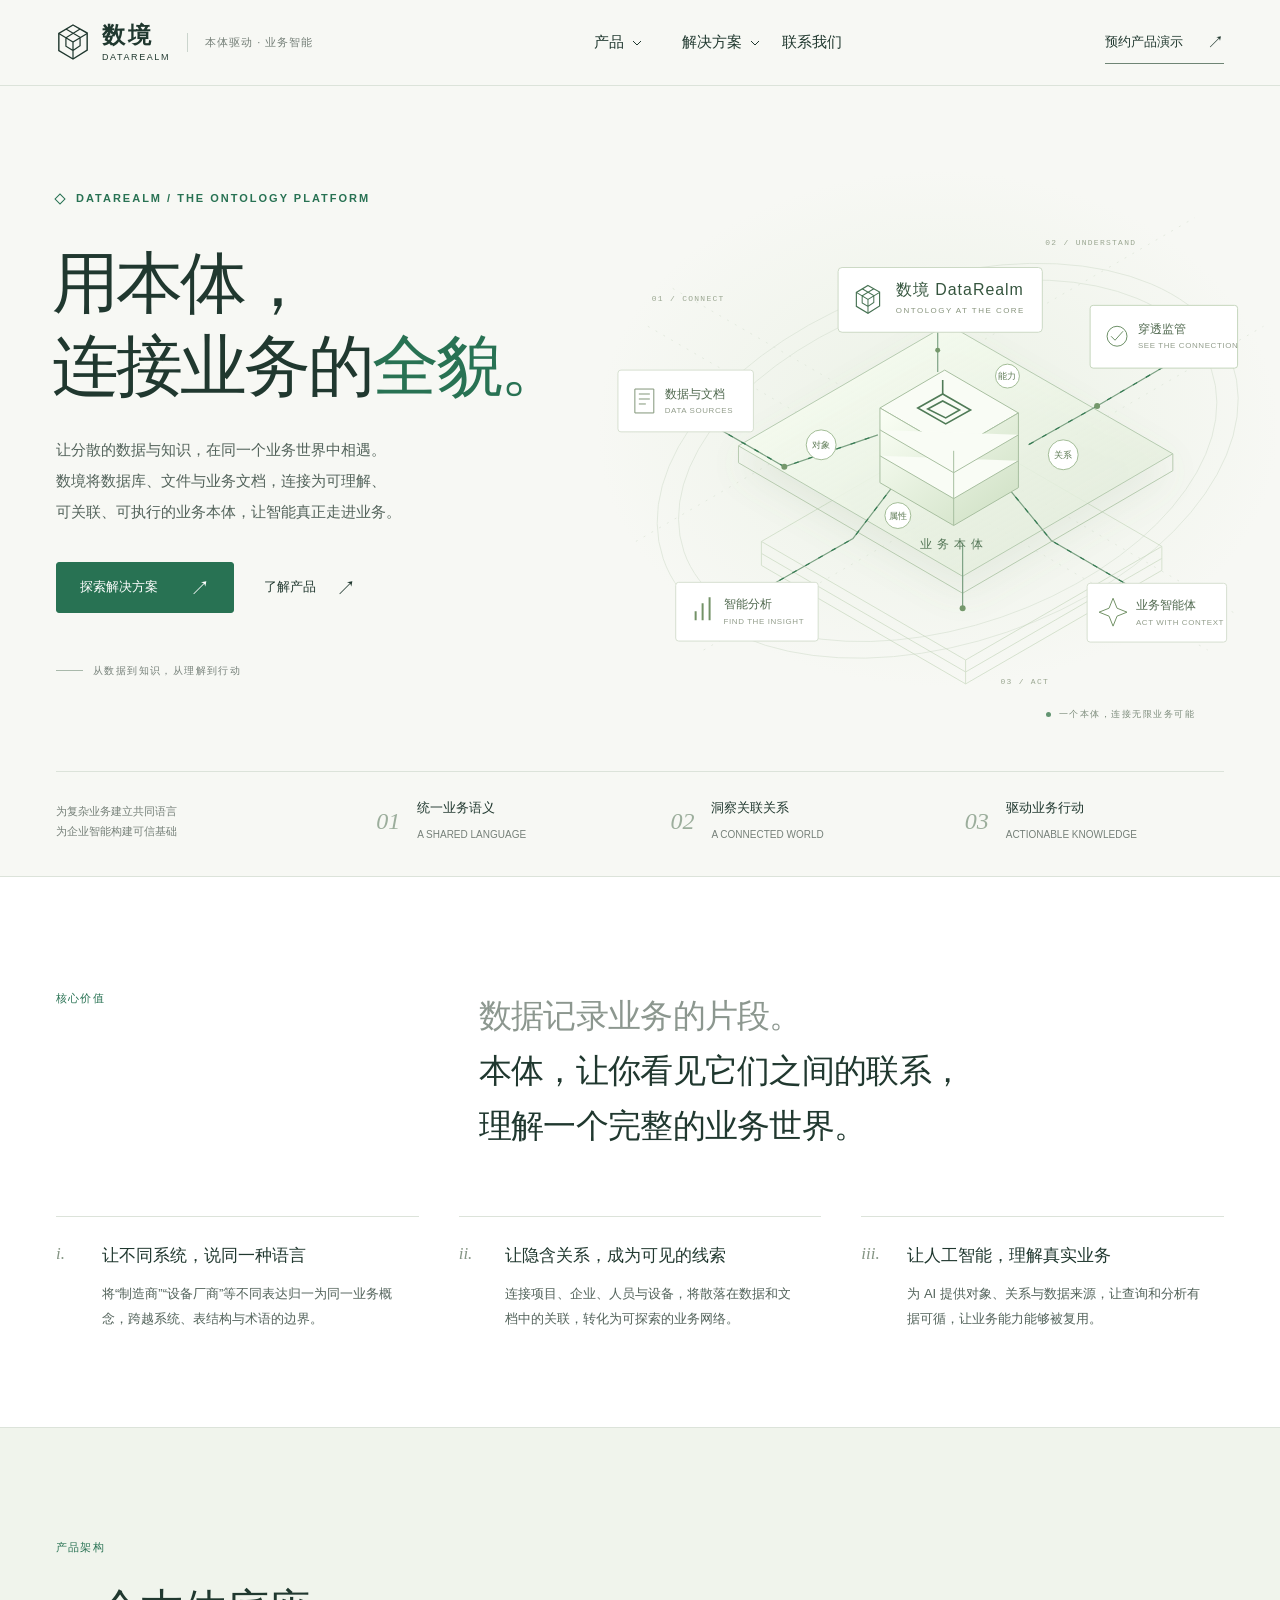
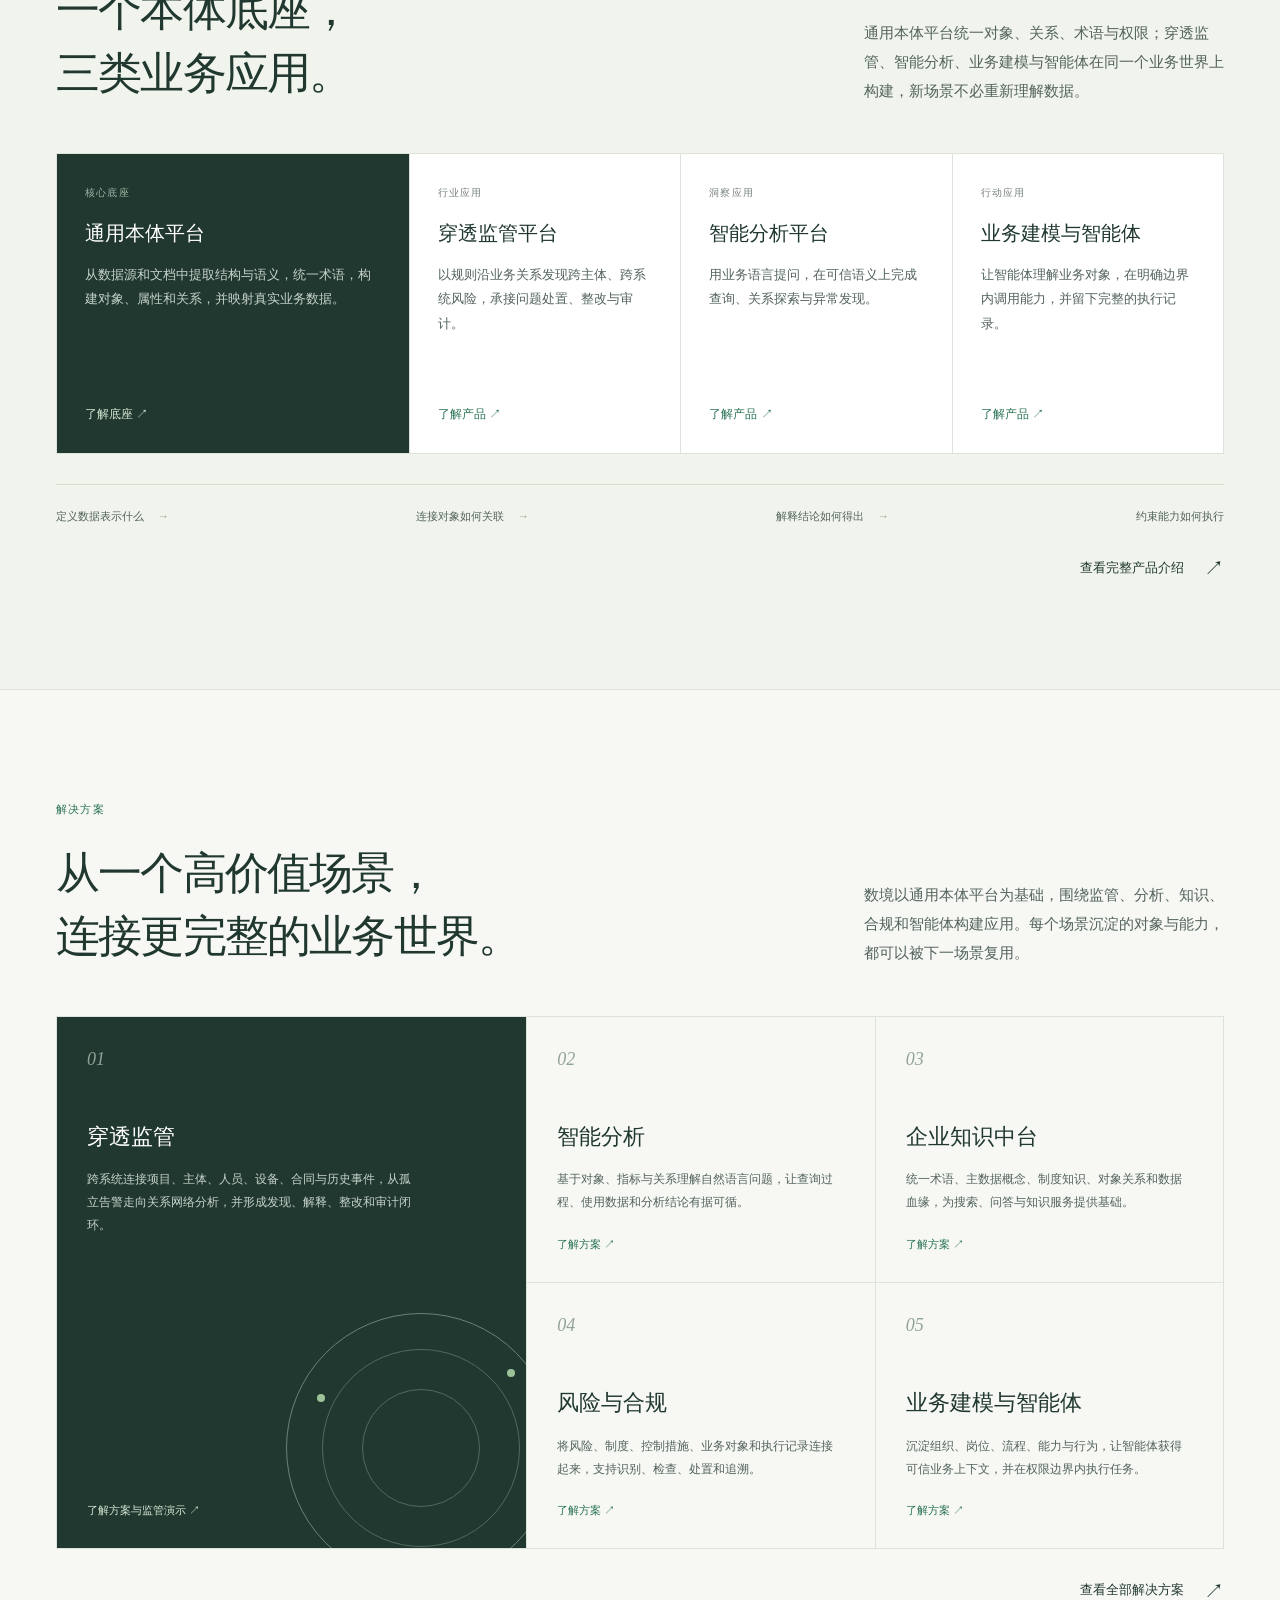
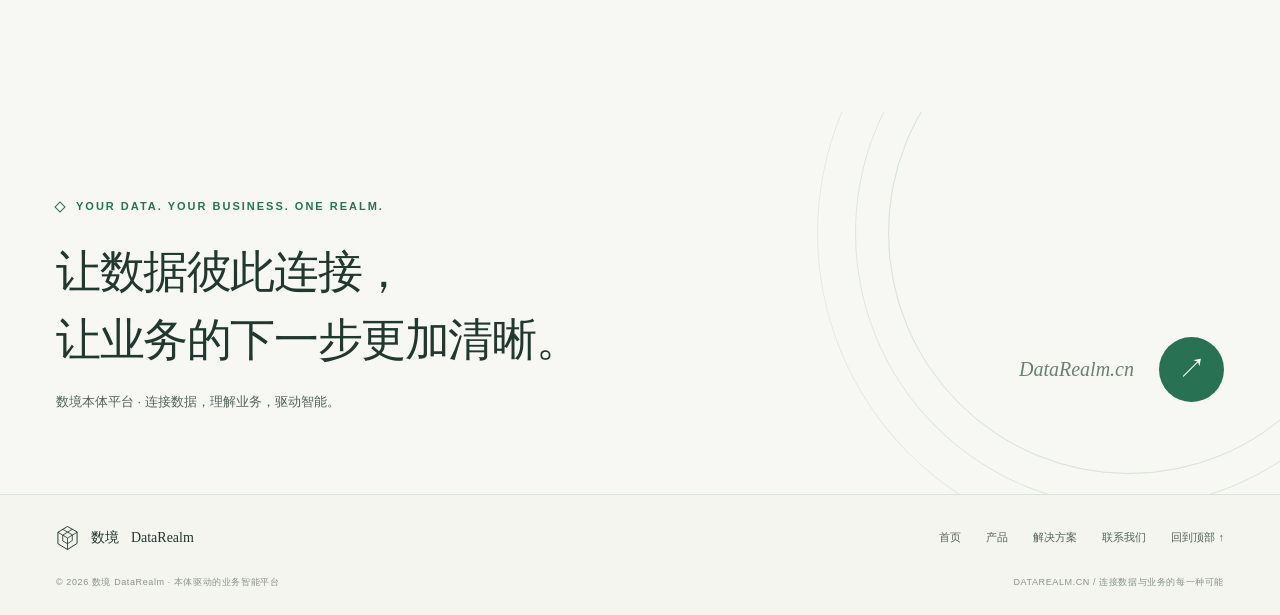
<file: index.html>
<!doctype html>
<html lang="zh-CN">
<head>
  <meta charset="UTF-8">
  <meta name="viewport" content="width=device-width, initial-scale=1.0">
  <meta name="theme-color" content="#f7f8f4">
  <title>数境 DataRealm 本体平台｜穿透监管、智能分析与业务智能体</title>
  <meta name="description" content="数境 DataRealm 本体平台，将分散的数据、文档与业务知识连接为可理解、可关联、可执行的业务本体，为穿透监管、智能分析与智能体提供可信语义底座。">
  <meta name="keywords" content="数境,DataRealm,本体平台,可运营本体,业务本体,穿透监管,智能分析,知识中台,业务智能体">
  <link rel="canonical" href="https://www.datarealm.cn/">
  <meta name="robots" content="index, follow, max-image-preview:large">
  <meta property="og:type" content="website">
  <meta property="og:locale" content="zh_CN">
  <meta property="og:site_name" content="数境 DataRealm">
  <meta property="og:title" content="数境 DataRealm 本体平台｜连接数据，理解业务，驱动智能">
  <meta property="og:description" content="数境 DataRealm 本体平台，将分散的数据、文档与业务知识连接为可理解、可关联、可执行的业务本体，为穿透监管、智能分析与智能体提供可信语义底座。">
  <meta property="og:url" content="https://www.datarealm.cn/">
  <link rel="icon" href="assets/images/favicon.svg" type="image/svg+xml">
  <link rel="stylesheet" href="assets/css/site.css?v=20261107-2">
  <script type="application/ld+json">
{
  "@context": "https://schema.org",
  "@graph": [
    {
      "@type": "WebSite",
      "@id": "https://www.datarealm.cn/#website",
      "url": "https://www.datarealm.cn/",
      "name": "数境 DataRealm",
      "alternateName": [
        "数境本体平台",
        "DataRealm",
        "D3O"
      ],
      "inLanguage": "zh-CN",
      "description": "数境 DataRealm 本体平台，连接数据、知识与业务。",
      "publisher": {
        "@id": "https://www.datarealm.cn/#organization"
      }
    },
    {
      "@type": "SoftwareApplication",
      "@id": "https://www.datarealm.cn/#software",
      "name": "数境 DataRealm 本体平台",
      "alternateName": "D3O",
      "url": "https://www.datarealm.cn/",
      "applicationCategory": "BusinessApplication",
      "operatingSystem": "Web",
      "inLanguage": "zh-CN",
      "description": "将数据库、文件与业务文档统一为业务本体，支撑穿透监管、智能分析、业务建模与智能体应用。",
      "featureList": [
        "多源数据与知识接入",
        "术语与语义治理",
        "本体建模与数据贯通",
        "智能查询与关联分析",
        "业务能力与智能体",
        "版本、权限与持续治理"
      ]
    },
    {
      "@type": "Organization",
      "@id": "https://www.datarealm.cn/#organization",
      "name": "数境 DataRealm",
      "url": "https://www.datarealm.cn/",
      "logo": "https://www.datarealm.cn/assets/images/favicon.svg",
      "contactPoint": {
        "@type": "ContactPoint",
        "telephone": "+86-186-1118-2812",
        "contactType": "sales",
        "areaServed": "CN",
        "availableLanguage": "zh-CN"
      }
    }
  ]
}
  </script>
</head>
<body data-page="home">
  <svg width="0" height="0" aria-hidden="true" style="position:absolute"><defs><symbol id="brand-mark" viewBox="0 0 36 40"><path d="M18 2 33 10.5v18L18 38 3 29V11Z" fill="none" stroke="currentColor" stroke-width="1.5"/><path d="m3 11 15 9 15-9M18 20v18M10.5 6.3l15 8.7v9L18 29l-7.5-4.5v-9L25.5 6.3" fill="none" stroke="currentColor" stroke-width="1.3"/></symbol></defs></svg>
  <header>
    <div class="wrap header-inner">
      <a class="brand" href="./" aria-label="数境 DataRealm 首页"><svg class="brand-icon" aria-hidden="true"><use href="#brand-mark"/></svg><div><div class="brand-name">数境</div><div class="brand-en">DATAREALM</div></div><span class="brand-tag">本体驱动 · 业务智能</span></a>
      <nav class="nav" id="navigation" aria-label="主导航">
        <div class="nav-item">
          <button class="nav-trigger" type="button" aria-expanded="false">产品 <svg viewBox="0 0 10 6" aria-hidden="true"><path d="m1 1 4 4 4-4" fill="none" stroke="currentColor"/></svg></button>
          <div class="nav-panel">
            <div class="nav-panel-title">认识数境本体平台</div>
            <div class="nav-panel-grid">
              <a href="product/#architecture"><strong>产品架构</strong><small>从基础设施到业务应用的分层架构</small></a>
              <a href="product/#ontology"><strong>可运营本体</strong><small>从业务描述走向业务运行</small></a>
              <a href="product/#how"><strong>工作原理</strong><small>从多源信息到业务行动</small></a>
              <a href="product/#products"><strong>产品矩阵</strong><small>一套底座支撑多类业务应用</small></a>
              <a href="product/#capabilities"><strong>平台能力</strong><small>建模、连接、查询与执行</small></a>
              <a href="product/#governance"><strong>技术与治理</strong><small>权限、版本、血缘与审计</small></a>
            </div>
          </div>
        </div>
        <div class="nav-item">
          <button class="nav-trigger" type="button" aria-expanded="false">解决方案 <svg viewBox="0 0 10 6" aria-hidden="true"><path d="m1 1 4 4 4-4" fill="none" stroke="currentColor"/></svg></button>
          <div class="nav-panel nav-panel-solutions">
            <div class="nav-panel-title">让本体进入真实业务</div>
            <div class="nav-panel-grid">
              <a href="solutions/#penetrative-supervision"><strong>穿透监管</strong><small>沿对象关系发现跨主体、跨系统风险</small></a>
              <a href="solutions/#solution-analytics"><strong>智能分析</strong><small>用业务语言探索数据与关系</small></a>
              <a href="solutions/#solution-knowledge"><strong>企业知识中台</strong><small>统一术语、对象、制度与数据来源</small></a>
              <a href="solutions/#solution-compliance"><strong>风险与合规</strong><small>连接制度、规则、问题和整改过程</small></a>
              <a href="solutions/#solution-agent"><strong>业务建模与智能体</strong><small>让智能体理解对象并在边界内行动</small></a>
            </div>
          </div>
        </div>
        <a class="nav-direct" href="contact/">联系我们</a>
        <a class="mobile-demo" href="contact/">预约产品演示 <span aria-hidden="true">↗</span></a>
      </nav>
      <a class="header-cta" href="contact/">预约产品演示 <span class="arrow">↗</span></a>
      <button class="menu-button" aria-expanded="false" aria-controls="navigation">菜单 <span aria-hidden="true">＋</span></button>
    </div>
  </header>
  <main id="top">
    <section class="hero" aria-labelledby="hero-title">
      <div class="wrap">
        <div class="hero-main">
          <div class="hero-copy">
            <div class="eyebrow">DATAREALM / THE ONTOLOGY PLATFORM</div>
            <h1 id="hero-title">用本体，<br>连接业务的<em>全貌。</em></h1>
            <p class="hero-description">让分散的数据与知识，在同一个业务世界中相遇。<br>数境将数据库、文件与业务文档，连接为可理解、<br class="desktop-break">可关联、可执行的业务本体，让智能真正走进业务。</p>
            <div class="hero-actions"><a class="button" href="solutions/">探索解决方案 <span class="arrow">↗</span></a><a class="text-link" href="product/">了解产品 <span class="arrow">↗</span></a></div>
            <div class="hero-caption"><span></span> 从数据到知识，从理解到行动</div>
          </div>
          <div class="hero-art">
            <svg class="ontology-svg" viewBox="0 0 680 590" role="img" aria-labelledby="ontology-title ontology-desc">
              <title id="ontology-title">数境连接数据、业务本体与智能应用</title><desc id="ontology-desc">数据库、文件和文档汇聚为包含对象、属性、关系与能力的业务本体，向上支撑穿透监管、智能分析和智能体。</desc>
              <defs><linearGradient id="plane" x1="0" y1="0" x2="1" y2="1"><stop stop-color="#fafff5"/><stop offset="1" stop-color="#dfead7" stop-opacity=".7"/></linearGradient><linearGradient id="core" x1="0" y1="0" x2="1" y2="1"><stop stop-color="#fbfff6"/><stop offset="1" stop-color="#cddfc2"/></linearGradient><filter id="shadow" x="-40%" y="-40%" width="180%" height="200%"><feDropShadow dx="0" dy="18" stdDeviation="17" flood-color="#779070" flood-opacity=".12"/></filter></defs>
              <g fill="none" stroke="#dfe6da" stroke-width=".8"><ellipse cx="350" cy="327" rx="302" ry="182" transform="rotate(-19 350 327)"/><ellipse cx="350" cy="327" rx="280" ry="166" transform="rotate(-19 350 327)"/><path d="M37 408 598 83M105 517 667 192M49 192 611 517M74 154 638 480" stroke-dasharray="2 7"/></g>
              <g opacity=".7" fill="none" stroke="#c8d8bf"><path d="m163 408 197-114 205 119-197 114Z"/><path d="m163 420 205 119 197-114M163 432l205 119 197-114"/><path d="M163 408v24M368 527v24M565 413v24"/></g>
              <path d="m140 312 210-122 226 130-211 123Z" fill="url(#plane)" stroke="#b6cbb0" filter="url(#shadow)"/>
              <path d="M140 312v17l225 131 211-123v-17M365 443v17" fill="none" stroke="#b7cbb0"/>
              <g fill="none" stroke="#7da284" stroke-width="1.2"><path d="m155 462 100-57 42-55M552 464l-98-57-46-56M91 278l95 55 94-32M592 218l-92 54-69 39M340 195v43M365 409v66"/><path class="graph-flow" d="m155 462 100-57 42-55M552 464l-98-57-46-56M91 278l95 55 94-32M592 218l-92 54-69 39" stroke="#347b53"/></g>
              <g stroke="#a8bfa0" fill="#f9fcf5"><path d="m282 274 65-38 74 43-65 38Z"/><path d="M282 274v75l74 43 65-38v-75l-65 38Z" fill="url(#core)"/><path d="M356 317v75M282 296l74 43 65-38M282 322l74 43 65-38"/></g>
              <g fill="none" stroke="#507b57" stroke-width="1.6"><path d="m320 274 25-14 28 16-25 14Z"/><path d="m330 275 15-8 17 9-14 8ZM345 260v-14"/></g>
              <text x="356" y="415" fill="#537556" font-size="12" text-anchor="middle" letter-spacing="5">业务本体</text>
              <g font-family="Segoe UI,Microsoft YaHei,sans-serif"><g transform="translate(240 133)"><rect width="205" height="65" rx="4" fill="#fff" stroke="#ccd9c5"/><svg x="16" y="16" width="28" height="32" color="#487354"><use href="#brand-mark"/></svg><text x="58" y="28" fill="#35553e" font-size="16" letter-spacing="1">数境 DataRealm</text><text x="58" y="46" fill="#87947d" font-size="8" letter-spacing="1.5">ONTOLOGY AT THE CORE</text></g>
              <g transform="translate(19 236)"><rect width="136" height="62" rx="3" fill="#fff" stroke="#d6dfd0"/><path d="M17 19h19v24H17ZM21 24h11M21 29h11M21 34h7" fill="none" stroke="#829679"/><text x="47" y="28" font-size="12" fill="#4f684e">数据与文档</text><text x="47" y="43" font-size="8" fill="#929d8b" letter-spacing=".6">DATA SOURCES</text></g>
              <g transform="translate(493 171)"><rect width="148" height="63" rx="3" fill="#fff" stroke="#c5d6bd"/><circle cx="27" cy="31" r="10" fill="none" stroke="#6d9067"/><path d="m21 31 4 4 8-9" fill="none" stroke="#6d9067"/><text x="48" y="28" font-size="12" fill="#4f684e">穿透监管</text><text x="48" y="43" font-size="8" fill="#929d8b" letter-spacing=".6">SEE THE CONNECTION</text></g>
              <g transform="translate(77 449)"><rect width="143" height="59" rx="3" fill="#fff" stroke="#d6dfd0"/><path d="M20 38V29m7 9V21m7 17V15" fill="none" stroke="#739267" stroke-width="2"/><text x="48" y="26" font-size="12" fill="#4f684e">智能分析</text><text x="48" y="42" font-size="8" fill="#929d8b" letter-spacing=".6">FIND THE INSIGHT</text></g>
              <g transform="translate(490 450)"><rect width="140" height="59" rx="3" fill="#fff" stroke="#d6dfd0"/><path d="m26 15 4 10 10 4-10 4-4 10-4-10-10-4 10-4Z" fill="none" stroke="#739267"/><text x="49" y="26" font-size="12" fill="#4f684e">业务智能体</text><text x="49" y="42" font-size="8" fill="#929d8b" letter-spacing=".6">ACT WITH CONTEXT</text></g>
              <g fill="#fff" stroke="#a3bd97"><circle cx="223" cy="311" r="15"/><circle cx="466" cy="321" r="15"/><circle cx="300" cy="382" r="13"/><circle cx="410" cy="242" r="12"/></g><g font-size="9" fill="#5e7b55" text-anchor="middle"><text x="223" y="314">对象</text><text x="466" y="324">关系</text><text x="300" y="385">属性</text><text x="410" y="245">能力</text></g></g>
              <g fill="#75986c"><circle class="graph-point" cx="186" cy="333" r="3"/><circle class="graph-point" cx="500" cy="272" r="3" style="animation-delay:1s"/><circle cx="365" cy="475" r="3"/><circle cx="340" cy="216" r="2.5"/></g>
              <g font-family="Consolas,monospace" font-size="8" letter-spacing="1.3" fill="#9ba792"><text x="53" y="167">01 / CONNECT</text><text x="448" y="110">02 / UNDERSTAND</text><text x="403" y="551">03 / ACT</text></g>
            </svg>
            <div class="art-note">一个本体，连接无限业务可能</div>
          </div>
        </div>
        <div class="hero-bottom"><p>为复杂业务建立共同语言<br>为企业智能构建可信基础</p><div class="value"><span>01</span><div><strong>统一业务语义</strong><small>A SHARED LANGUAGE</small></div></div><div class="value"><span>02</span><div><strong>洞察关联关系</strong><small>A CONNECTED WORLD</small></div></div><div class="value"><span>03</span><div><strong>驱动业务行动</strong><small>ACTIONABLE KNOWLEDGE</small></div></div></div>
      </div>
    </section>
    <section class="idea" id="vision" aria-labelledby="vision-title"><div class="wrap">
      <div class="idea-top"><div class="chapter">核心价值</div><h2 class="idea-statement" id="vision-title"><span>数据记录业务的片段。</span><br>本体，让你看见它们之间的联系，<br>理解一个完整的业务世界。</h2></div>
      <div class="idea-bottom"><article class="idea-item"><span class="number">i.</span><div><h3>让不同系统，说同一种语言</h3><p>将“制造商”“设备厂商”等不同表达归一为同一业务概念，跨越系统、表结构与术语的边界。</p></div></article><article class="idea-item"><span class="number">ii.</span><div><h3>让隐含关系，成为可见的线索</h3><p>连接项目、企业、人员与设备，将散落在数据和文档中的关联，转化为可探索的业务网络。</p></div></article><article class="idea-item"><span class="number">iii.</span><div><h3>让人工智能，理解真实业务</h3><p>为 AI 提供对象、关系与数据来源，让查询和分析有据可循，让业务能力能够被复用。</p></div></article></div>
    </div></section>
    <section class="home-arch" id="architecture" aria-labelledby="arch-title"><div class="wrap">
      <div class="section-head"><div><div class="chapter">产品架构</div><h2 class="section-title" id="arch-title" style="margin-top:22px">一个本体底座，<br>三类业务应用。</h2></div><p class="section-copy">通用本体平台统一对象、关系、术语与权限；穿透监管、智能分析、业务建模与智能体在同一个业务世界上构建，新场景不必重新理解数据。</p></div>
      <div class="arch-grid">
        <a class="arch-card core" href="product/#suite-ontology"><span>核心底座</span><h3>通用本体平台</h3><p>从数据源和文档中提取结构与语义，统一术语，构建对象、属性和关系，并映射真实业务数据。</p><em class="arch-link">了解底座 ↗</em></a>
        <a class="arch-card" href="product/#suite-supervision"><span>行业应用</span><h3>穿透监管平台</h3><p>以规则沿业务关系发现跨主体、跨系统风险，承接问题处置、整改与审计。</p><em class="arch-link">了解产品 ↗</em></a>
        <a class="arch-card" href="product/#suite-analysis"><span>洞察应用</span><h3>智能分析平台</h3><p>用业务语言提问，在可信语义上完成查询、关系探索与异常发现。</p><em class="arch-link">了解产品 ↗</em></a>
        <a class="arch-card" href="product/#suite-agent"><span>行动应用</span><h3>业务建模与智能体</h3><p>让智能体理解业务对象，在明确边界内调用能力，并留下完整的执行记录。</p><em class="arch-link">了解产品 ↗</em></a>
      </div>
      <div class="model-flow" aria-label="数境价值链"><span>定义数据表示什么</span><span>连接对象如何关联</span><span>解释结论如何得出</span><span>约束能力如何执行</span></div>
      <div class="section-more"><a class="text-link" href="product/">查看完整产品介绍 <span class="arrow">↗</span></a></div>
    </div></section>
    <section class="solution-panorama" id="home-solutions" aria-labelledby="solutions-title"><div class="wrap">
      <div class="section-head"><div><div class="chapter">解决方案</div><h2 class="section-title" id="solutions-title" style="margin-top:22px">从一个高价值场景，<br>连接更完整的业务世界。</h2></div><p class="section-copy">数境以通用本体平台为基础，围绕监管、分析、知识、合规和智能体构建应用。每个场景沉淀的对象与能力，都可以被下一场景复用。</p></div>
      <div class="solution-grid">
        <a class="solution-card featured" href="solutions/#penetrative-supervision"><span class="solution-index">01</span><h3>穿透监管</h3><p>跨系统连接项目、主体、人员、设备、合同与历史事件，从孤立告警走向关系网络分析，并形成发现、解释、整改和审计闭环。</p><span class="solution-link">了解方案与监管演示 ↗</span><div class="solution-network" aria-hidden="true"><i></i><i></i><i></i></div></a>
        <article class="solution-card"><span class="solution-index">02</span><h3>智能分析</h3><p>基于对象、指标与关系理解自然语言问题，让查询过程、使用数据和分析结论有据可循。</p><a class="solution-link" href="solutions/#solution-analytics">了解方案 ↗</a></article>
        <article class="solution-card"><span class="solution-index">03</span><h3>企业知识中台</h3><p>统一术语、主数据概念、制度知识、对象关系和数据血缘，为搜索、问答与知识服务提供基础。</p><a class="solution-link" href="solutions/#solution-knowledge">了解方案 ↗</a></article>
        <article class="solution-card"><span class="solution-index">04</span><h3>风险与合规</h3><p>将风险、制度、控制措施、业务对象和执行记录连接起来，支持识别、检查、处置和追溯。</p><a class="solution-link" href="solutions/#solution-compliance">了解方案 ↗</a></article>
        <article class="solution-card"><span class="solution-index">05</span><h3>业务建模与智能体</h3><p>沉淀组织、岗位、流程、能力与行为，让智能体获得可信业务上下文，并在权限边界内执行任务。</p><a class="solution-link" href="solutions/#solution-agent">了解方案 ↗</a></article>
      </div>
      <div class="section-more"><a class="text-link" href="solutions/">查看全部解决方案 <span class="arrow">↗</span></a></div>
    </div></section>
    <section class="closing" aria-labelledby="closing-title"><div class="wrap closing-inner"><div><div class="eyebrow">YOUR DATA. YOUR BUSINESS. ONE REALM.</div><h2 id="closing-title">让数据彼此连接，<br>让业务的下一步更加清晰。</h2><p>数境本体平台 · 连接数据，理解业务，驱动智能。</p></div><div class="closing-action"><span class="domain">DataRealm.cn</span><a href="contact/" class="round-link" aria-label="联系数境，交流产品方案"><span class="arrow" aria-hidden="true">↗</span></a></div></div></section>
  </main>
  <footer><div class="wrap"><div class="footer-main"><a href="./" class="footer-brand" aria-label="数境 DataRealm 首页"><svg aria-hidden="true"><use href="#brand-mark"/></svg><strong>数境 <span>DataRealm</span></strong></a><div class="footer-links"><a href="./">首页</a><a href="product/">产品</a><a href="solutions/">解决方案</a><a href="contact/">联系我们</a><a href="#top">回到顶部 ↑</a></div></div><div class="footer-bottom"><span>© <span id="year" style="display:inline">2026</span> 数境 DataRealm · 本体驱动的业务智能平台</span><span>DATAREALM.CN / 连接数据与业务的每一种可能</span></div></div></footer>
  <script src="assets/js/site.js?v=20261107-2" defer></script>
</body>
</html>
</file>
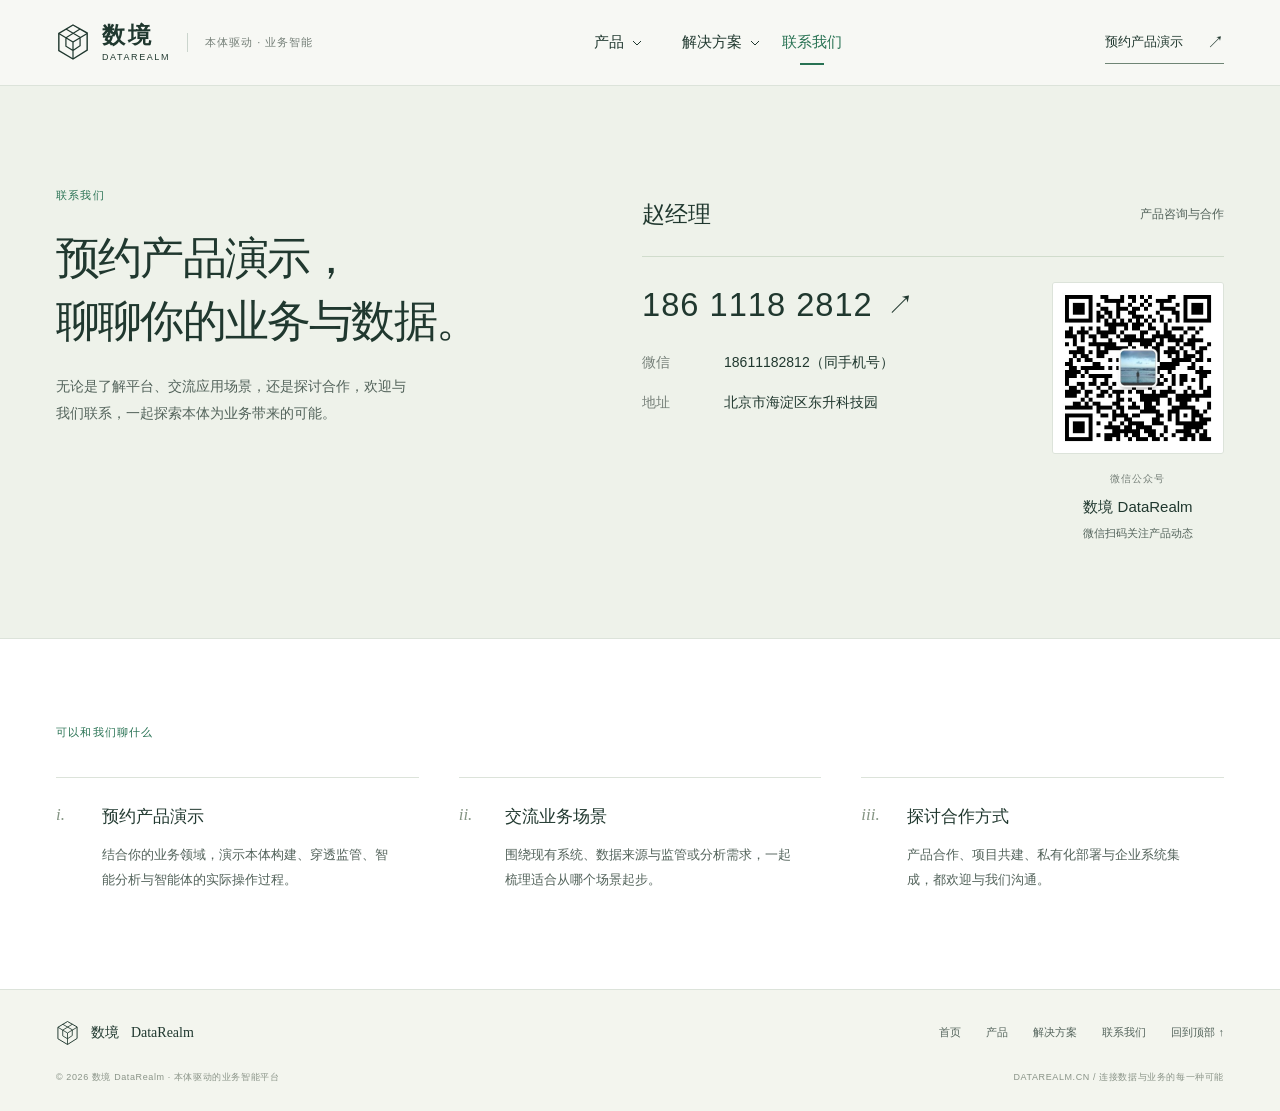
<file: contact/index.html>
<!doctype html>
<html lang="zh-CN">
<head>
  <meta charset="UTF-8">
  <meta name="viewport" content="width=device-width, initial-scale=1.0">
  <meta name="theme-color" content="#f7f8f4">
  <title>联系我们｜数境 DataRealm 预约产品演示</title>
  <meta name="description" content="联系数境 DataRealm：预约本体平台产品演示，交流穿透监管、智能分析与业务智能体场景。电话 186 1118 2812，微信同号，地址北京市海淀区东升科技园。">
  <meta name="keywords" content="数境联系方式,DataRealm,预约演示,本体平台咨询,穿透监管方案咨询">
  <link rel="canonical" href="https://www.datarealm.cn/contact/">
  <meta name="robots" content="index, follow, max-image-preview:large">
  <meta property="og:type" content="website">
  <meta property="og:locale" content="zh_CN">
  <meta property="og:site_name" content="数境 DataRealm">
  <meta property="og:title" content="联系数境 DataRealm｜预约产品演示">
  <meta property="og:description" content="联系数境 DataRealm：预约本体平台产品演示，交流穿透监管、智能分析与业务智能体场景。电话 186 1118 2812，微信同号，地址北京市海淀区东升科技园。">
  <meta property="og:url" content="https://www.datarealm.cn/contact/">
  <link rel="icon" href="../assets/images/favicon.svg" type="image/svg+xml">
  <link rel="stylesheet" href="../assets/css/site.css?v=20261107-2">
  <script type="application/ld+json">
{
  "@context": "https://schema.org",
  "@graph": [
    {
      "@type": "ContactPage",
      "@id": "https://www.datarealm.cn/contact/#webpage",
      "url": "https://www.datarealm.cn/contact/",
      "name": "联系数境 DataRealm",
      "description": "联系数境 DataRealm：预约本体平台产品演示，交流穿透监管、智能分析与业务智能体场景。电话 186 1118 2812，微信同号，地址北京市海淀区东升科技园。",
      "inLanguage": "zh-CN",
      "isPartOf": {
        "@id": "https://www.datarealm.cn/#website"
      },
      "about": {
        "@id": "https://www.datarealm.cn/#organization"
      }
    },
    {
      "@type": "BreadcrumbList",
      "itemListElement": [
        {
          "@type": "ListItem",
          "position": 1,
          "name": "首页",
          "item": "https://www.datarealm.cn/"
        },
        {
          "@type": "ListItem",
          "position": 2,
          "name": "联系我们",
          "item": "https://www.datarealm.cn/contact/"
        }
      ]
    }
  ]
}
  </script>
</head>
<body data-page="contact">
  <svg width="0" height="0" aria-hidden="true" style="position:absolute"><defs><symbol id="brand-mark" viewBox="0 0 36 40"><path d="M18 2 33 10.5v18L18 38 3 29V11Z" fill="none" stroke="currentColor" stroke-width="1.5"/><path d="m3 11 15 9 15-9M18 20v18M10.5 6.3l15 8.7v9L18 29l-7.5-4.5v-9L25.5 6.3" fill="none" stroke="currentColor" stroke-width="1.3"/></symbol></defs></svg>
  <header>
    <div class="wrap header-inner">
      <a class="brand" href="../" aria-label="数境 DataRealm 首页"><svg class="brand-icon" aria-hidden="true"><use href="#brand-mark"/></svg><div><div class="brand-name">数境</div><div class="brand-en">DATAREALM</div></div><span class="brand-tag">本体驱动 · 业务智能</span></a>
      <nav class="nav" id="navigation" aria-label="主导航">
        <div class="nav-item">
          <button class="nav-trigger" type="button" aria-expanded="false">产品 <svg viewBox="0 0 10 6" aria-hidden="true"><path d="m1 1 4 4 4-4" fill="none" stroke="currentColor"/></svg></button>
          <div class="nav-panel">
            <div class="nav-panel-title">认识数境本体平台</div>
            <div class="nav-panel-grid">
              <a href="../product/#architecture"><strong>产品架构</strong><small>从基础设施到业务应用的分层架构</small></a>
              <a href="../product/#ontology"><strong>可运营本体</strong><small>从业务描述走向业务运行</small></a>
              <a href="../product/#how"><strong>工作原理</strong><small>从多源信息到业务行动</small></a>
              <a href="../product/#products"><strong>产品矩阵</strong><small>一套底座支撑多类业务应用</small></a>
              <a href="../product/#capabilities"><strong>平台能力</strong><small>建模、连接、查询与执行</small></a>
              <a href="../product/#governance"><strong>技术与治理</strong><small>权限、版本、血缘与审计</small></a>
            </div>
          </div>
        </div>
        <div class="nav-item">
          <button class="nav-trigger" type="button" aria-expanded="false">解决方案 <svg viewBox="0 0 10 6" aria-hidden="true"><path d="m1 1 4 4 4-4" fill="none" stroke="currentColor"/></svg></button>
          <div class="nav-panel nav-panel-solutions">
            <div class="nav-panel-title">让本体进入真实业务</div>
            <div class="nav-panel-grid">
              <a href="../solutions/#penetrative-supervision"><strong>穿透监管</strong><small>沿对象关系发现跨主体、跨系统风险</small></a>
              <a href="../solutions/#solution-analytics"><strong>智能分析</strong><small>用业务语言探索数据与关系</small></a>
              <a href="../solutions/#solution-knowledge"><strong>企业知识中台</strong><small>统一术语、对象、制度与数据来源</small></a>
              <a href="../solutions/#solution-compliance"><strong>风险与合规</strong><small>连接制度、规则、问题和整改过程</small></a>
              <a href="../solutions/#solution-agent"><strong>业务建模与智能体</strong><small>让智能体理解对象并在边界内行动</small></a>
            </div>
          </div>
        </div>
        <a class="nav-direct" href="../contact/" aria-current="page">联系我们</a>
        <a class="mobile-demo" href="../contact/">预约产品演示 <span aria-hidden="true">↗</span></a>
      </nav>
      <a class="header-cta" href="../contact/">预约产品演示 <span class="arrow">↗</span></a>
      <button class="menu-button" aria-expanded="false" aria-controls="navigation">菜单 <span aria-hidden="true">＋</span></button>
    </div>
  </header>
  <main id="top">
    <section class="contact contact-page" id="contact" aria-labelledby="contact-title"><div class="wrap contact-inner"><div><div class="chapter">联系我们</div><h1 class="section-title" id="contact-title" style="margin-top:22px">预约产品演示，<br>聊聊你的业务与数据。</h1><p class="contact-intro">无论是了解平台、交流应用场景，还是探讨合作，欢迎与我们联系，一起探索本体为业务带来的可能。</p></div><div class="contact-details"><div class="contact-person"><h3>赵经理</h3><span>产品咨询与合作</span></div><a class="contact-phone" href="tel:18611182812" aria-label="致电赵经理：18611182812">186 1118 2812 <span class="arrow" aria-hidden="true">↗</span></a><dl class="contact-meta"><div class="contact-row"><dt>微信</dt><dd>18611182812（同手机号）</dd></div><div class="contact-row"><dt>地址</dt><dd>北京市海淀区东升科技园</dd></div></dl><figure class="official-account"><img src="../assets/images/wechat.jpg" width="172" height="172" alt="数境 DataRealm 微信公众号二维码"><figcaption><span class="account-label">微信公众号</span><h3>数境 DataRealm</h3><p>微信扫码关注产品动态</p></figcaption></figure></div></div></section>
    <section class="contact-topics" aria-labelledby="topics-title"><div class="wrap">
      <div class="chapter">可以和我们聊什么</div><h2 class="visually-hidden" id="topics-title">沟通内容</h2>
      <div class="idea-bottom"><article class="idea-item"><span class="number">i.</span><div><h3>预约产品演示</h3><p>结合你的业务领域，演示本体构建、穿透监管、智能分析与智能体的实际操作过程。</p></div></article><article class="idea-item"><span class="number">ii.</span><div><h3>交流业务场景</h3><p>围绕现有系统、数据来源与监管或分析需求，一起梳理适合从哪个场景起步。</p></div></article><article class="idea-item"><span class="number">iii.</span><div><h3>探讨合作方式</h3><p>产品合作、项目共建、私有化部署与企业系统集成，都欢迎与我们沟通。</p></div></article></div>
    </div></section>
  </main>
  <footer><div class="wrap"><div class="footer-main"><a href="../" class="footer-brand" aria-label="数境 DataRealm 首页"><svg aria-hidden="true"><use href="#brand-mark"/></svg><strong>数境 <span>DataRealm</span></strong></a><div class="footer-links"><a href="../">首页</a><a href="../product/">产品</a><a href="../solutions/">解决方案</a><a href="../contact/">联系我们</a><a href="#top">回到顶部 ↑</a></div></div><div class="footer-bottom"><span>© <span id="year" style="display:inline">2026</span> 数境 DataRealm · 本体驱动的业务智能平台</span><span>DATAREALM.CN / 连接数据与业务的每一种可能</span></div></div></footer>
  <script src="../assets/js/site.js?v=20261107-2" defer></script>
</body>
</html>
</file>
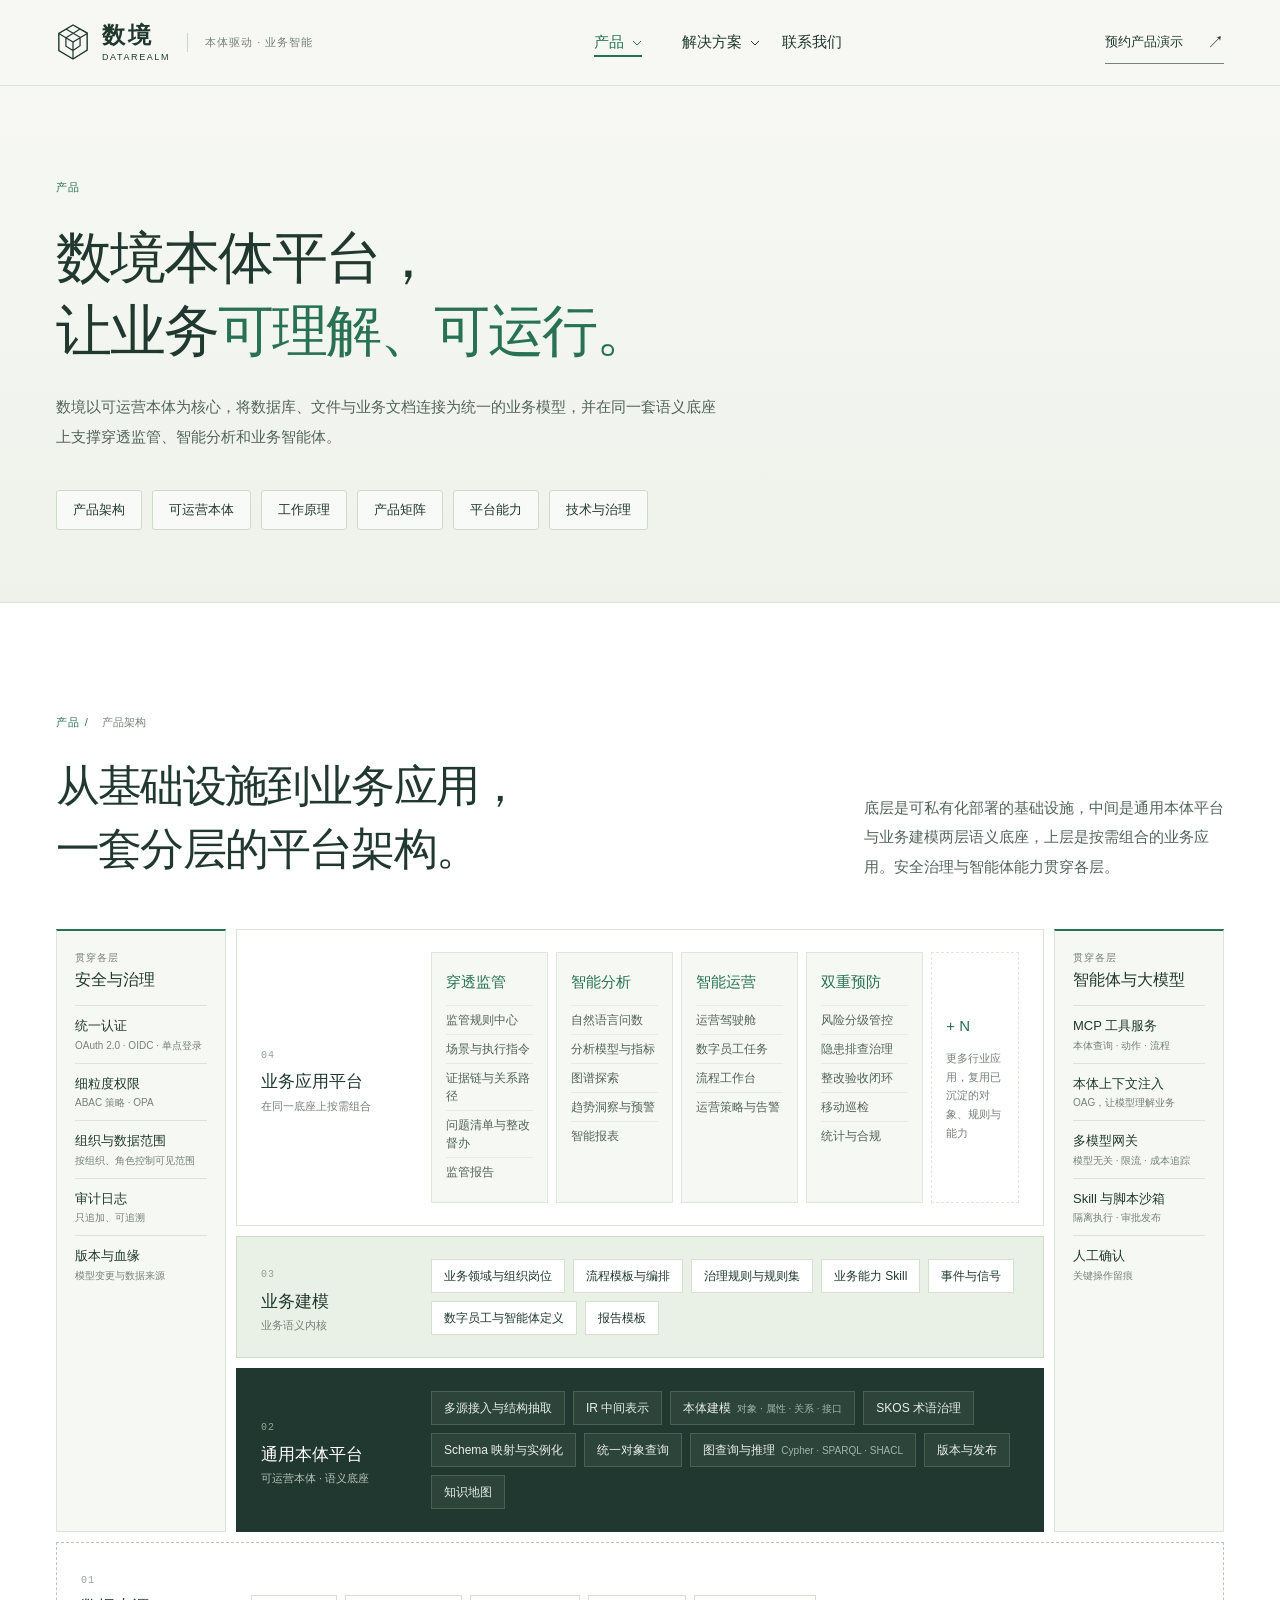
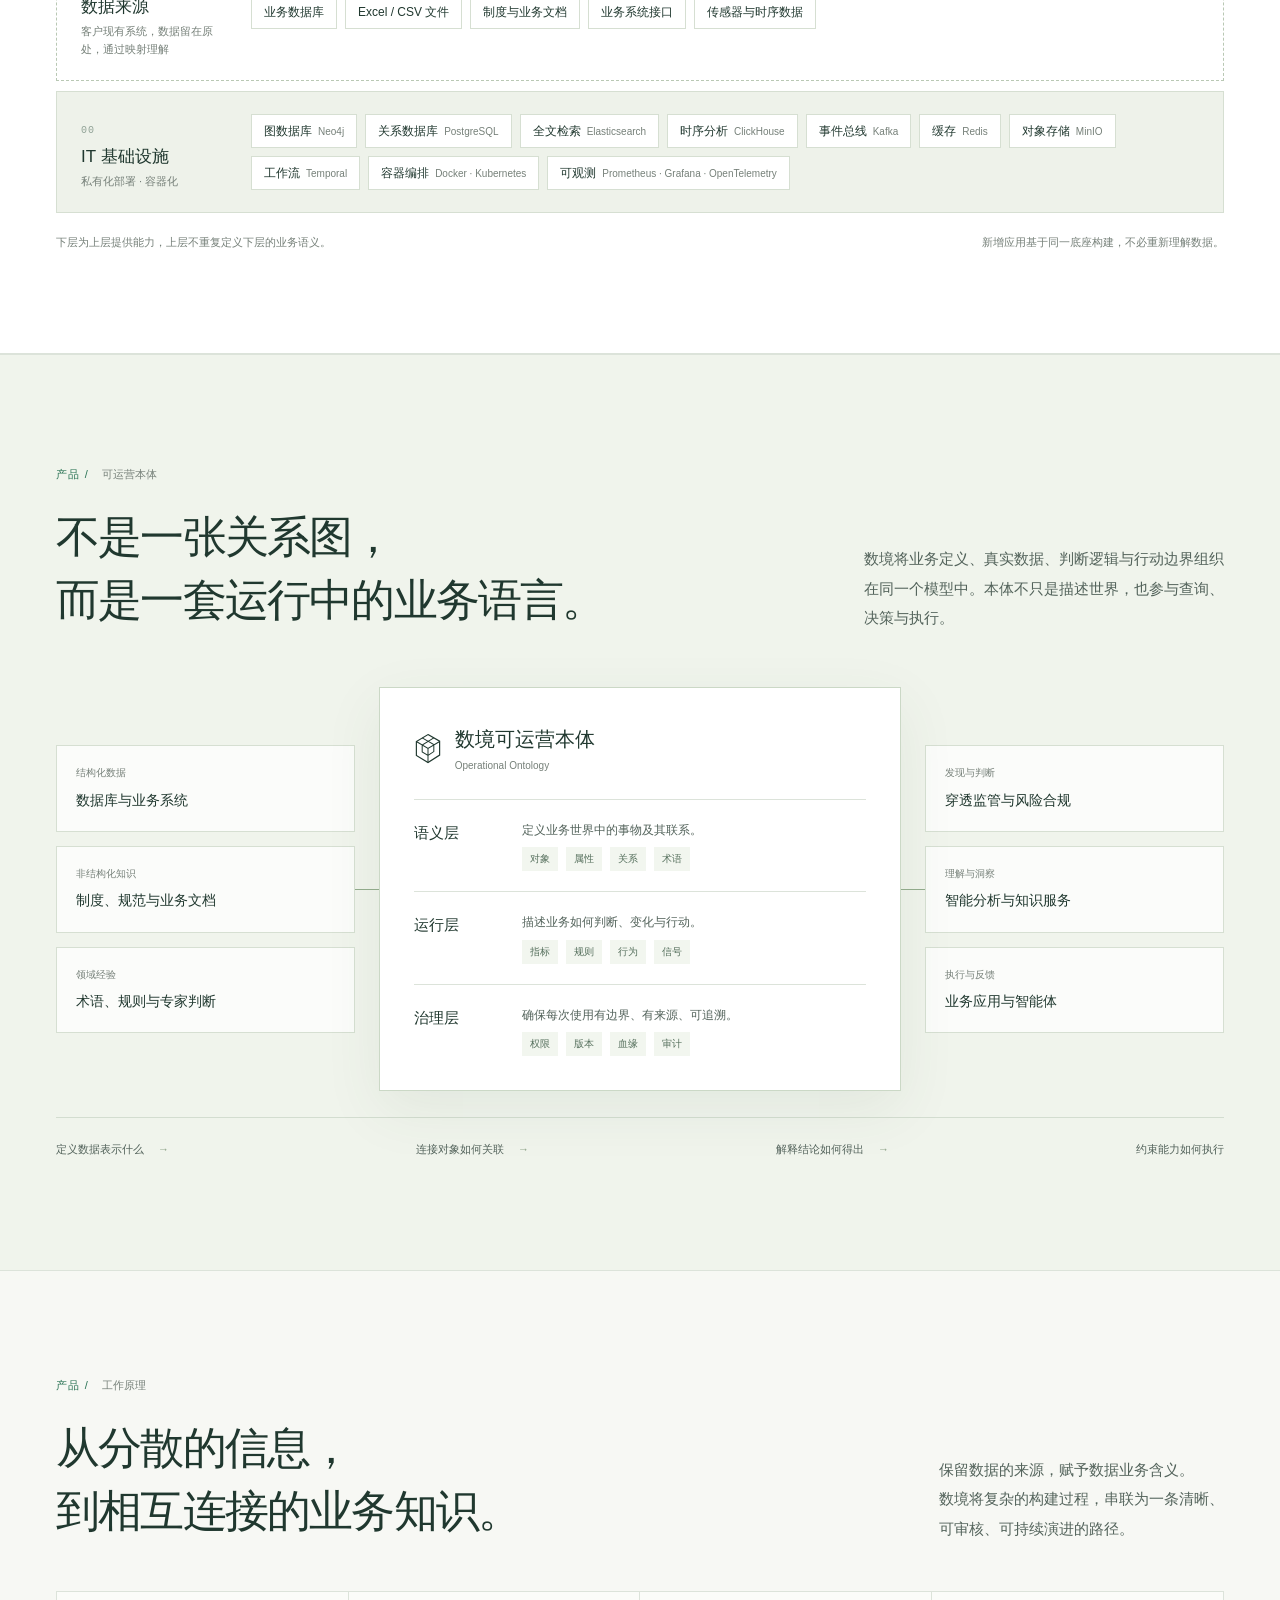
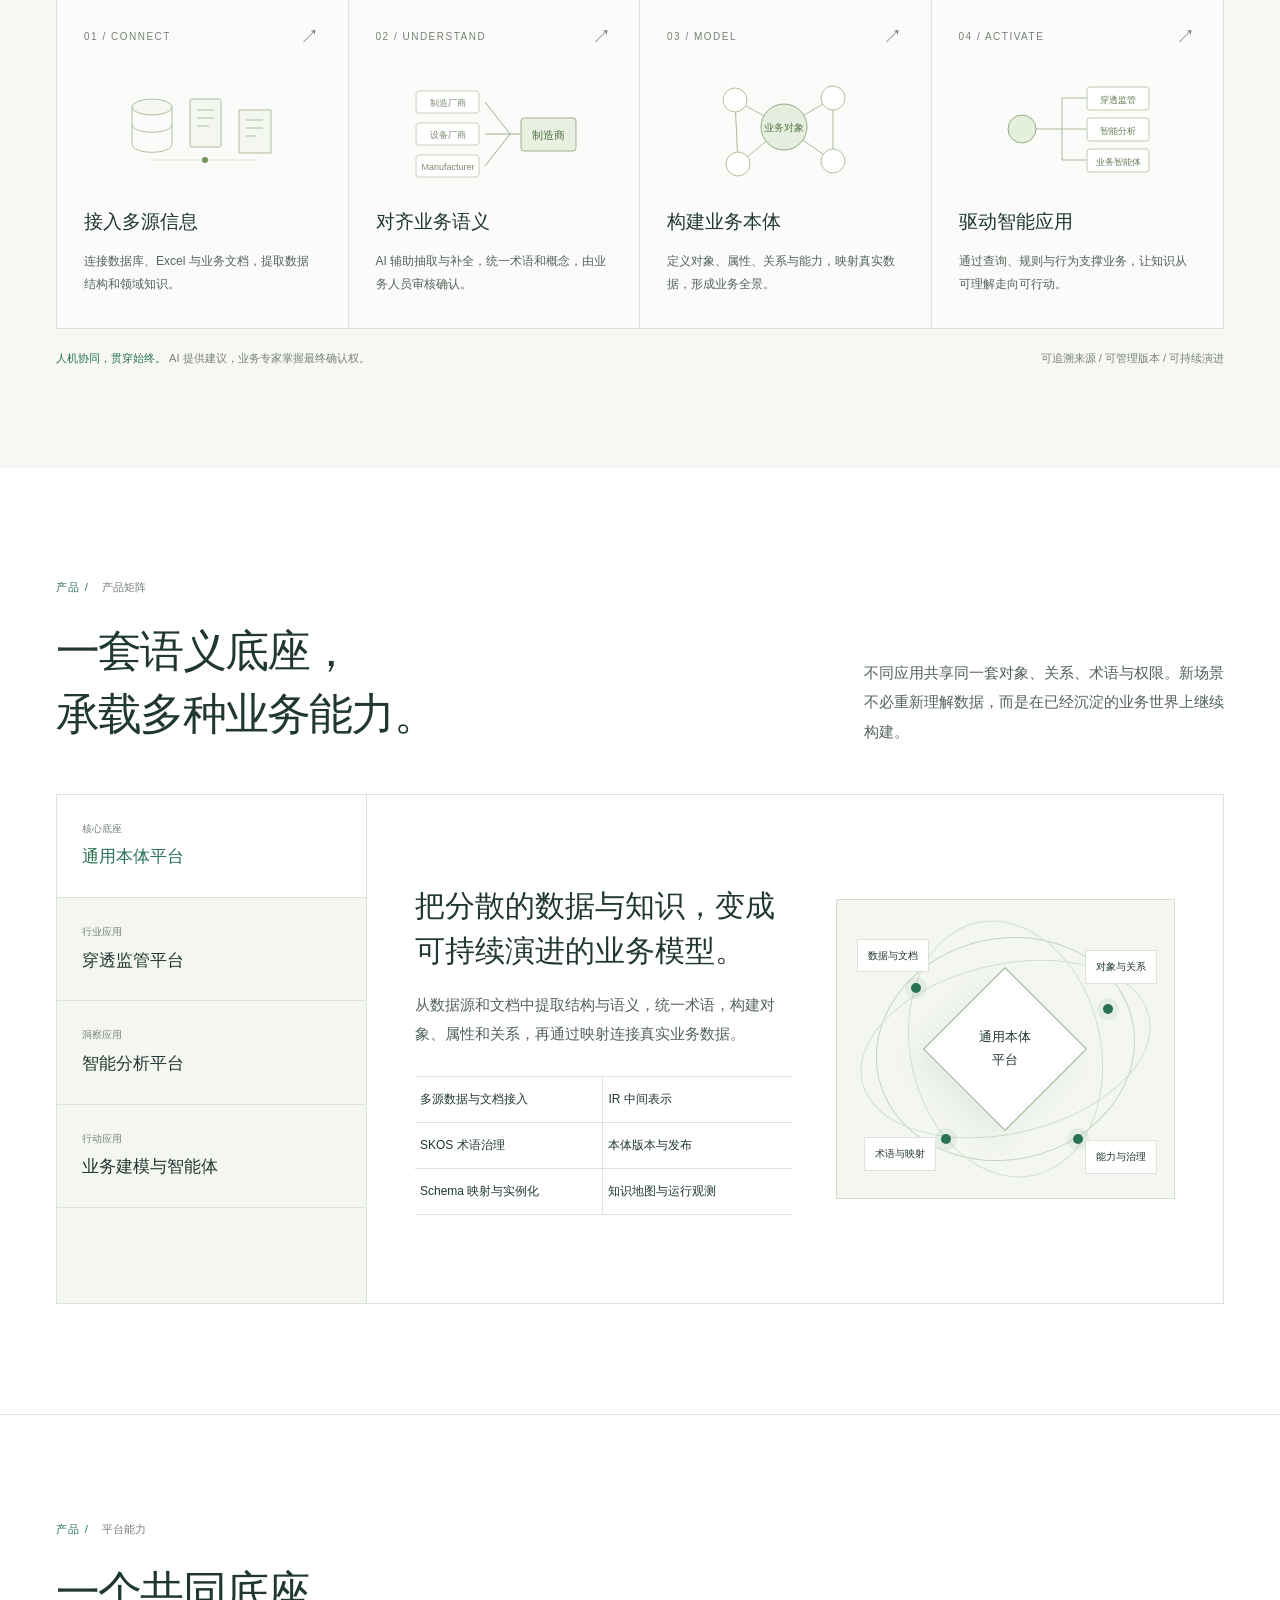
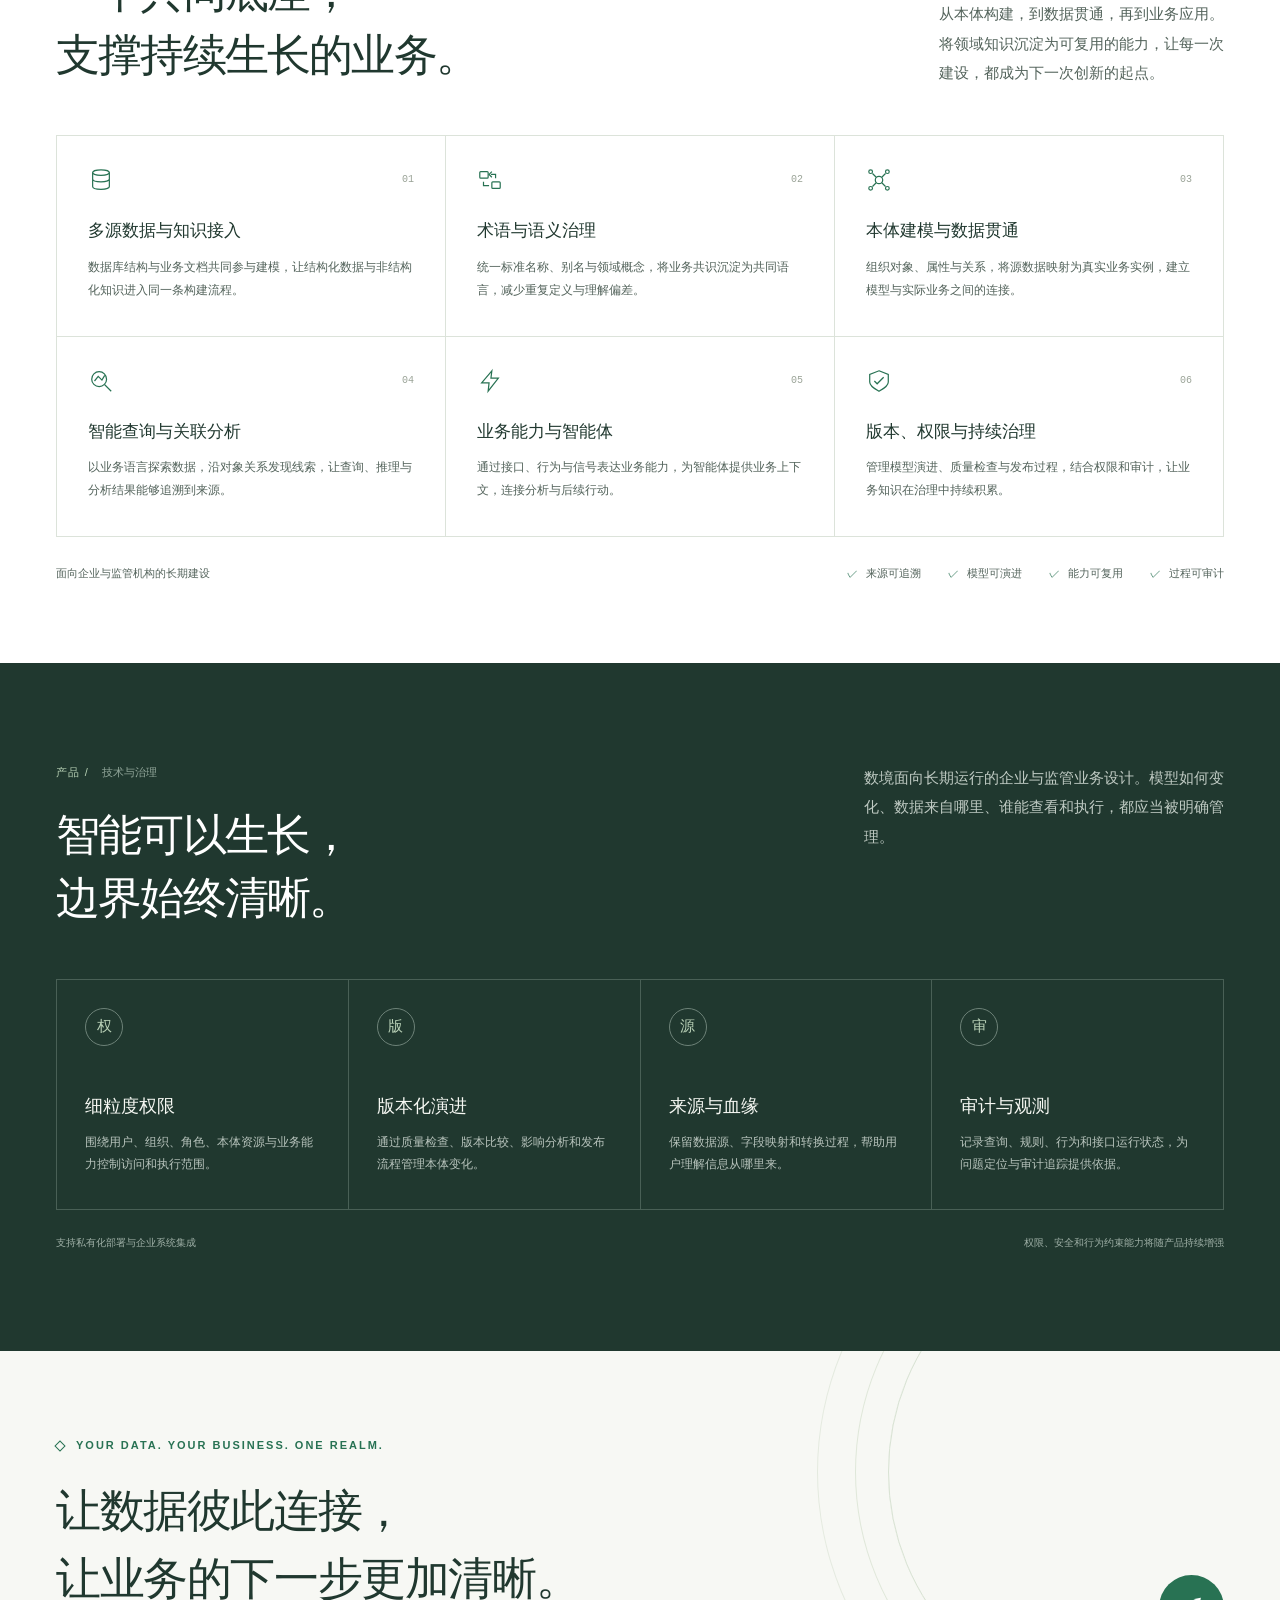
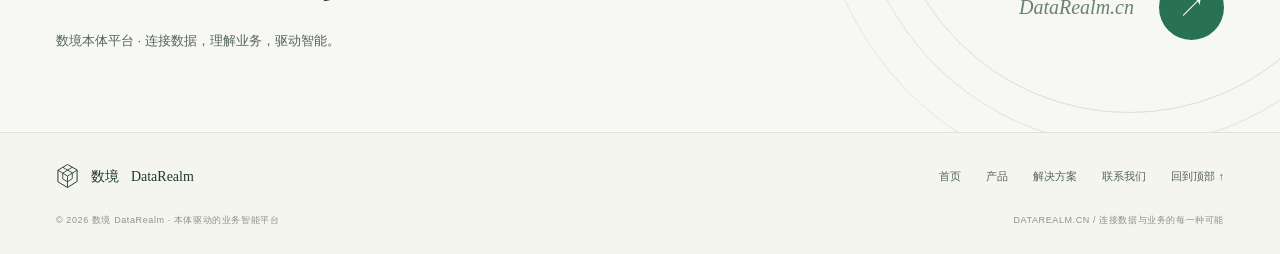
<file: product/index.html>
<!doctype html>
<html lang="zh-CN">
<head>
  <meta charset="UTF-8">
  <meta name="viewport" content="width=device-width, initial-scale=1.0">
  <meta name="theme-color" content="#f7f8f4">
  <title>产品｜数境 DataRealm 本体平台：可运营本体、产品矩阵与平台能力</title>
  <meta name="description" content="了解数境 DataRealm 本体平台：语义层、运行层与治理层构成的可运营本体，从多源接入到智能应用的工作原理，通用本体平台、穿透监管、智能分析、业务建模与智能体组成的产品矩阵，以及权限、版本、血缘与审计能力。">
  <meta name="keywords" content="本体平台,可运营本体,业务本体,本体建模,语义层,术语治理,数据血缘,穿透监管平台,智能分析平台,智能体,数境,DataRealm">
  <link rel="canonical" href="https://www.datarealm.cn/product/">
  <meta name="robots" content="index, follow, max-image-preview:large">
  <meta property="og:type" content="website">
  <meta property="og:locale" content="zh_CN">
  <meta property="og:site_name" content="数境 DataRealm">
  <meta property="og:title" content="数境 DataRealm 本体平台｜可运营本体与产品矩阵">
  <meta property="og:description" content="了解数境 DataRealm 本体平台：语义层、运行层与治理层构成的可运营本体，从多源接入到智能应用的工作原理，通用本体平台、穿透监管、智能分析、业务建模与智能体组成的产品矩阵，以及权限、版本、血缘与审计能力。">
  <meta property="og:url" content="https://www.datarealm.cn/product/">
  <link rel="icon" href="../assets/images/favicon.svg" type="image/svg+xml">
  <link rel="stylesheet" href="../assets/css/site.css?v=20261107-2">
  <script type="application/ld+json">
{
  "@context": "https://schema.org",
  "@graph": [
    {
      "@type": "WebPage",
      "@id": "https://www.datarealm.cn/product/#webpage",
      "url": "https://www.datarealm.cn/product/",
      "name": "数境本体平台产品介绍",
      "description": "了解数境 DataRealm 本体平台：语义层、运行层与治理层构成的可运营本体，从多源接入到智能应用的工作原理，通用本体平台、穿透监管、智能分析、业务建模与智能体组成的产品矩阵，以及权限、版本、血缘与审计能力。",
      "inLanguage": "zh-CN",
      "isPartOf": {
        "@id": "https://www.datarealm.cn/#website"
      }
    },
    {
      "@type": "BreadcrumbList",
      "itemListElement": [
        {
          "@type": "ListItem",
          "position": 1,
          "name": "首页",
          "item": "https://www.datarealm.cn/"
        },
        {
          "@type": "ListItem",
          "position": 2,
          "name": "产品",
          "item": "https://www.datarealm.cn/product/"
        }
      ]
    }
  ]
}
  </script>
</head>
<body data-page="product">
  <svg width="0" height="0" aria-hidden="true" style="position:absolute"><defs><symbol id="brand-mark" viewBox="0 0 36 40"><path d="M18 2 33 10.5v18L18 38 3 29V11Z" fill="none" stroke="currentColor" stroke-width="1.5"/><path d="m3 11 15 9 15-9M18 20v18M10.5 6.3l15 8.7v9L18 29l-7.5-4.5v-9L25.5 6.3" fill="none" stroke="currentColor" stroke-width="1.3"/></symbol></defs></svg>
  <header>
    <div class="wrap header-inner">
      <a class="brand" href="../" aria-label="数境 DataRealm 首页"><svg class="brand-icon" aria-hidden="true"><use href="#brand-mark"/></svg><div><div class="brand-name">数境</div><div class="brand-en">DATAREALM</div></div><span class="brand-tag">本体驱动 · 业务智能</span></a>
      <nav class="nav" id="navigation" aria-label="主导航">
        <div class="nav-item is-current">
          <button class="nav-trigger" type="button" aria-expanded="false">产品 <svg viewBox="0 0 10 6" aria-hidden="true"><path d="m1 1 4 4 4-4" fill="none" stroke="currentColor"/></svg></button>
          <div class="nav-panel">
            <div class="nav-panel-title">认识数境本体平台</div>
            <div class="nav-panel-grid">
              <a href="../product/#architecture"><strong>产品架构</strong><small>从基础设施到业务应用的分层架构</small></a>
              <a href="../product/#ontology"><strong>可运营本体</strong><small>从业务描述走向业务运行</small></a>
              <a href="../product/#how"><strong>工作原理</strong><small>从多源信息到业务行动</small></a>
              <a href="../product/#products"><strong>产品矩阵</strong><small>一套底座支撑多类业务应用</small></a>
              <a href="../product/#capabilities"><strong>平台能力</strong><small>建模、连接、查询与执行</small></a>
              <a href="../product/#governance"><strong>技术与治理</strong><small>权限、版本、血缘与审计</small></a>
            </div>
          </div>
        </div>
        <div class="nav-item">
          <button class="nav-trigger" type="button" aria-expanded="false">解决方案 <svg viewBox="0 0 10 6" aria-hidden="true"><path d="m1 1 4 4 4-4" fill="none" stroke="currentColor"/></svg></button>
          <div class="nav-panel nav-panel-solutions">
            <div class="nav-panel-title">让本体进入真实业务</div>
            <div class="nav-panel-grid">
              <a href="../solutions/#penetrative-supervision"><strong>穿透监管</strong><small>沿对象关系发现跨主体、跨系统风险</small></a>
              <a href="../solutions/#solution-analytics"><strong>智能分析</strong><small>用业务语言探索数据与关系</small></a>
              <a href="../solutions/#solution-knowledge"><strong>企业知识中台</strong><small>统一术语、对象、制度与数据来源</small></a>
              <a href="../solutions/#solution-compliance"><strong>风险与合规</strong><small>连接制度、规则、问题和整改过程</small></a>
              <a href="../solutions/#solution-agent"><strong>业务建模与智能体</strong><small>让智能体理解对象并在边界内行动</small></a>
            </div>
          </div>
        </div>
        <a class="nav-direct" href="../contact/">联系我们</a>
        <a class="mobile-demo" href="../contact/">预约产品演示 <span aria-hidden="true">↗</span></a>
      </nav>
      <a class="header-cta" href="../contact/">预约产品演示 <span class="arrow">↗</span></a>
      <button class="menu-button" aria-expanded="false" aria-controls="navigation">菜单 <span aria-hidden="true">＋</span></button>
    </div>
  </header>
  <main id="top">
    <section class="page-hero" aria-labelledby="page-title"><div class="wrap">
      <div class="chapter">产品</div>
      <h1 id="page-title">数境本体平台，<br>让业务<em>可理解、可运行。</em></h1>
      <p class="section-lead">数境以可运营本体为核心，将数据库、文件与业务文档连接为统一的业务模型，并在同一套语义底座上支撑穿透监管、智能分析和业务智能体。</p>
      <nav class="page-anchors" aria-label="本页目录"><a href="#architecture">产品架构</a><a href="#ontology">可运营本体</a><a href="#how">工作原理</a><a href="#products">产品矩阵</a><a href="#capabilities">平台能力</a><a href="#governance">技术与治理</a></nav>
    </div></section>
    <section class="platform-arch" id="architecture" aria-labelledby="architecture-title"><div class="wrap">
      <div class="section-head"><div><div class="chapter">产品 / <span class="chapter-cn">产品架构</span></div><h2 class="section-title" id="architecture-title" style="margin-top:22px">从基础设施到业务应用，<br>一套分层的平台架构。</h2></div><p class="section-copy">底层是可私有化部署的基础设施，中间是通用本体平台与业务建模两层语义底座，上层是按需组合的业务应用。安全治理与智能体能力贯穿各层。</p></div>
      <div class="arch-stack">
        <aside class="arch-pillar arch-pillar-gov" aria-labelledby="pillar-gov-title">
          <h3 id="pillar-gov-title"><span>贯穿各层</span>安全与治理</h3>
          <ul><li>统一认证<small>OAuth 2.0 · OIDC · 单点登录</small></li><li>细粒度权限<small>ABAC 策略 · OPA</small></li><li>组织与数据范围<small>按组织、角色控制可见范围</small></li><li>审计日志<small>只追加、可追溯</small></li><li>版本与血缘<small>模型变更与数据来源</small></li></ul>
        </aside>
        <div class="arch-layer arch-apps">
          <div class="arch-layer-head"><span>04</span><h3>业务应用平台</h3><p>在同一底座上按需组合</p></div>
          <div class="arch-apps-grid">
            <article><h4>穿透监管</h4><ul><li>监管规则中心</li><li>场景与执行指令</li><li>证据链与关系路径</li><li>问题清单与整改督办</li><li>监管报告</li></ul></article>
            <article><h4>智能分析</h4><ul><li>自然语言问数</li><li>分析模型与指标</li><li>图谱探索</li><li>趋势洞察与预警</li><li>智能报表</li></ul></article>
            <article><h4>智能运营</h4><ul><li>运营驾驶舱</li><li>数字员工任务</li><li>流程工作台</li><li>运营策略与告警</li></ul></article>
            <article><h4>双重预防</h4><ul><li>风险分级管控</li><li>隐患排查治理</li><li>整改验收闭环</li><li>移动巡检</li><li>统计与合规</li></ul></article>
            <article class="arch-app-more"><h4>+ N</h4><p>更多行业应用，复用已沉淀的对象、规则与能力</p></article>
          </div>
        </div>
        <div class="arch-layer arch-bm">
          <div class="arch-layer-head"><span>03</span><h3>业务建模</h3><p>业务语义内核</p></div>
          <ul class="arch-chips"><li>业务领域与组织岗位</li><li>流程模板与编排</li><li>治理规则与规则集</li><li>业务能力 Skill</li><li>事件与信号</li><li>数字员工与智能体定义</li><li>报告模板</li></ul>
        </div>
        <div class="arch-layer arch-onto">
          <div class="arch-layer-head"><span>02</span><h3>通用本体平台</h3><p>可运营本体 · 语义底座</p></div>
          <ul class="arch-chips"><li>多源接入与结构抽取</li><li>IR 中间表示</li><li>本体建模<small>对象 · 属性 · 关系 · 接口</small></li><li>SKOS 术语治理</li><li>Schema 映射与实例化</li><li>统一对象查询</li><li>图查询与推理<small>Cypher · SPARQL · SHACL</small></li><li>版本与发布</li><li>知识地图</li></ul>
        </div>
        <aside class="arch-pillar arch-pillar-ai" aria-labelledby="pillar-ai-title">
          <h3 id="pillar-ai-title"><span>贯穿各层</span>智能体与大模型</h3>
          <ul><li>MCP 工具服务<small>本体查询 · 动作 · 流程</small></li><li>本体上下文注入<small>OAG，让模型理解业务</small></li><li>多模型网关<small>模型无关 · 限流 · 成本追踪</small></li><li>Skill 与脚本沙箱<small>隔离执行 · 审批发布</small></li><li>人工确认<small>关键操作留痕</small></li></ul>
        </aside>
        <div class="arch-layer arch-sources">
          <div class="arch-layer-head"><span>01</span><h3>数据来源</h3><p>客户现有系统，数据留在原处，通过映射理解</p></div>
          <ul class="arch-chips"><li>业务数据库</li><li>Excel / CSV 文件</li><li>制度与业务文档</li><li>业务系统接口</li><li>传感器与时序数据</li></ul>
        </div>
        <div class="arch-layer arch-infra">
          <div class="arch-layer-head"><span>00</span><h3>IT 基础设施</h3><p>私有化部署 · 容器化</p></div>
          <ul class="arch-chips"><li>图数据库<small>Neo4j</small></li><li>关系数据库<small>PostgreSQL</small></li><li>全文检索<small>Elasticsearch</small></li><li>时序分析<small>ClickHouse</small></li><li>事件总线<small>Kafka</small></li><li>缓存<small>Redis</small></li><li>对象存储<small>MinIO</small></li><li>工作流<small>Temporal</small></li><li>容器编排<small>Docker · Kubernetes</small></li><li>可观测<small>Prometheus · Grafana · OpenTelemetry</small></li></ul>
        </div>
      </div>
      <div class="arch-note"><span>下层为上层提供能力，上层不重复定义下层的业务语义。</span><span>新增应用基于同一底座构建，不必重新理解数据。</span></div>
    </div></section>
    <section class="ontology-model" id="ontology" aria-labelledby="ontology-model-title"><div class="wrap">
      <div class="section-head"><div><div class="chapter">产品 / <span class="chapter-cn">可运营本体</span></div><h2 class="section-title" id="ontology-model-title" style="margin-top:22px">不是一张关系图，<br>而是一套运行中的业务语言。</h2></div><p class="section-copy">数境将业务定义、真实数据、判断逻辑与行动边界组织在同一个模型中。本体不只是描述世界，也参与查询、决策与执行。</p></div>
      <div class="model-stage">
        <div class="model-side" aria-label="输入来源"><div class="model-node"><span>结构化数据</span><strong>数据库与业务系统</strong></div><div class="model-node"><span>非结构化知识</span><strong>制度、规范与业务文档</strong></div><div class="model-node"><span>领域经验</span><strong>术语、规则与专家判断</strong></div></div>
        <div class="model-core">
          <div class="model-brand"><svg aria-hidden="true"><use href="#brand-mark"/></svg><div><strong>数境可运营本体</strong><span>Operational Ontology</span></div></div>
          <div class="model-layers">
            <div class="model-layer"><h3>语义层</h3><p>定义业务世界中的事物及其联系。<br><em>对象</em><em>属性</em><em>关系</em><em>术语</em></p></div>
            <div class="model-layer"><h3>运行层</h3><p>描述业务如何判断、变化与行动。<br><em>指标</em><em>规则</em><em>行为</em><em>信号</em></p></div>
            <div class="model-layer"><h3>治理层</h3><p>确保每次使用有边界、有来源、可追溯。<br><em>权限</em><em>版本</em><em>血缘</em><em>审计</em></p></div>
          </div>
        </div>
        <div class="model-side" aria-label="业务应用"><div class="model-node"><span>发现与判断</span><strong>穿透监管与风险合规</strong></div><div class="model-node"><span>理解与洞察</span><strong>智能分析与知识服务</strong></div><div class="model-node"><span>执行与反馈</span><strong>业务应用与智能体</strong></div></div>
      </div>
      <div class="model-flow" aria-label="数境价值链"><span>定义数据表示什么</span><span>连接对象如何关联</span><span>解释结论如何得出</span><span>约束能力如何执行</span></div>
    </div></section>
    <section class="how" id="how" aria-labelledby="how-title"><div class="wrap">
      <div class="section-head"><div><div class="chapter">产品 / <span class="chapter-cn">工作原理</span></div><h2 class="section-title" id="how-title" style="margin-top:22px">从分散的信息，<br>到相互连接的业务知识。</h2></div><p class="section-copy">保留数据的来源，赋予数据业务含义。<br>数境将复杂的构建过程，串联为一条清晰、<br>可审核、可持续演进的路径。</p></div>
      <div class="process">
        <article class="process-card"><div class="process-number"><span>01 / CONNECT</span><span>↗</span></div><div class="mini-diagram"><svg viewBox="0 0 180 110" aria-hidden="true"><g fill="#f4f7ef" stroke="#aabfa0"><ellipse cx="40" cy="33" rx="20" ry="8"/><path d="M20 33v37c0 11 40 11 40 0V33M20 50c0 11 40 11 40 0" fill="none"/><rect x="78" y="25" width="31" height="48" rx="2"/><path d="M85 36h17M85 44h17M85 52h12"/><path d="M127 36h32v43h-32zM134 46h17M134 54h17M134 62h10"/></g><path d="M40 86h106" stroke="#d8e1d0"/><circle cx="93" cy="86" r="3" fill="#739463"/></svg></div><h3>接入多源信息</h3><p>连接数据库、Excel 与业务文档，提取数据结构和领域知识。</p></article>
        <article class="process-card"><div class="process-number"><span>02 / UNDERSTAND</span><span>↗</span></div><div class="mini-diagram"><svg viewBox="0 0 180 110" aria-hidden="true"><g fill="#fff" stroke="#c3d0ba"><rect x="12" y="17" width="63" height="22" rx="3"/><rect x="12" y="49" width="63" height="22" rx="3"/><rect x="12" y="81" width="63" height="22" rx="3"/></g><g font-size="9" fill="#7b8c72" text-anchor="middle"><text x="44" y="32">制造厂商</text><text x="44" y="64">设备厂商</text><text x="44" y="96">Manufacturer</text></g><path d="m81 28 25 32-25 32M81 60h35" fill="none" stroke="#9bb08f"/><rect x="117" y="44" width="55" height="33" rx="3" fill="#e9f0e1" stroke="#9db18e"/><text x="144" y="65" text-anchor="middle" font-size="11" fill="#507144">制造商</text></svg></div><h3>对齐业务语义</h3><p>AI 辅助抽取与补全，统一术语和概念，由业务人员审核确认。</p></article>
        <article class="process-card"><div class="process-number"><span>03 / MODEL</span><span>↗</span></div><div class="mini-diagram"><svg viewBox="0 0 180 110" aria-hidden="true"><g stroke="#a8be9c" fill="none"><path d="m89 53-49-27m49 27 49-29M89 53l-46 37m46-37 49 34M40 26l3 64m95-66v63"/></g><g fill="#fff" stroke="#adc09f"><circle cx="40" cy="26" r="12"/><circle cx="138" cy="24" r="12"/><circle cx="43" cy="90" r="12"/><circle cx="138" cy="87" r="12"/></g><circle cx="89" cy="53" r="23" fill="#e6efdf" stroke="#8faa7e"/><text x="89" y="57" text-anchor="middle" font-size="10" fill="#59774a">业务对象</text></svg></div><h3>构建业务本体</h3><p>定义对象、属性、关系与能力，映射真实数据，形成业务全景。</p></article>
        <article class="process-card"><div class="process-number"><span>04 / ACTIVATE</span><span>↗</span></div><div class="mini-diagram"><svg viewBox="0 0 180 110" aria-hidden="true"><path d="M35 55h40m0 0V24h25M75 55h25M75 55v31h25" stroke="#a7bb9c" fill="none"/><circle cx="35" cy="55" r="14" stroke="#91ac81" fill="#e5efdd"/><g fill="#fff" stroke="#bccbb2"><rect x="100" y="13" width="62" height="23" rx="3"/><rect x="100" y="44" width="62" height="23" rx="3"/><rect x="100" y="75" width="62" height="23" rx="3"/></g><g font-size="9" fill="#657f57" text-anchor="middle"><text x="131" y="29">穿透监管</text><text x="131" y="60">智能分析</text><text x="131" y="91">业务智能体</text></g></svg></div><h3>驱动智能应用</h3><p>通过查询、规则与行为支撑业务，让知识从可理解走向可行动。</p></article>
      </div><div class="process-note"><span><b>人机协同，贯穿始终。</b> AI 提供建议，业务专家掌握最终确认权。</span><span>可追溯来源 / 可管理版本 / 可持续演进</span></div>
    </div></section>
    <section class="product-suite" id="products" aria-labelledby="products-title"><div class="wrap">
      <div class="section-head"><div><div class="chapter">产品 / <span class="chapter-cn">产品矩阵</span></div><h2 class="section-title" id="products-title" style="margin-top:22px">一套语义底座，<br>承载多种业务能力。</h2></div><p class="section-copy">不同应用共享同一套对象、关系、术语与权限。新场景不必重新理解数据，而是在已经沉淀的业务世界上继续构建。</p></div>
      <div class="suite-shell">
        <div class="suite-tabs" role="tablist" aria-label="数境产品矩阵">
          <button class="suite-tab" role="tab" aria-selected="true" aria-controls="suite-ontology" id="suite-tab-ontology" data-suite="ontology"><span>核心底座</span><strong>通用本体平台</strong></button>
          <button class="suite-tab" role="tab" aria-selected="false" aria-controls="suite-supervision" id="suite-tab-supervision" data-suite="supervision" tabindex="-1"><span>行业应用</span><strong>穿透监管平台</strong></button>
          <button class="suite-tab" role="tab" aria-selected="false" aria-controls="suite-analysis" id="suite-tab-analysis" data-suite="analysis" tabindex="-1"><span>洞察应用</span><strong>智能分析平台</strong></button>
          <button class="suite-tab" role="tab" aria-selected="false" aria-controls="suite-agent" id="suite-tab-agent" data-suite="agent" tabindex="-1"><span>行动应用</span><strong>业务建模与智能体</strong></button>
        </div>
        <div class="suite-panel active" id="suite-ontology" role="tabpanel" aria-labelledby="suite-tab-ontology" data-panel="ontology"><div><h3>把分散的数据与知识，变成可持续演进的业务模型。</h3><p>从数据源和文档中提取结构与语义，统一术语，构建对象、属性和关系，再通过映射连接真实业务数据。</p><div class="suite-points"><span>多源数据与文档接入</span><span>IR 中间表示</span><span>SKOS 术语治理</span><span>本体版本与发布</span><span>Schema 映射与实例化</span><span>知识地图与运行观测</span></div></div><div class="suite-visual" aria-hidden="true"><div class="suite-orbit"></div><div class="suite-center"><span>通用本体<br>平台</span></div><i class="suite-dot a"></i><i class="suite-dot b"></i><i class="suite-dot c"></i><i class="suite-dot d"></i><span class="suite-caption a">数据与文档</span><span class="suite-caption b">对象与关系</span><span class="suite-caption c">术语与映射</span><span class="suite-caption d">能力与治理</span></div></div>
        <div class="suite-panel" id="suite-supervision" role="tabpanel" aria-labelledby="suite-tab-supervision" data-panel="supervision"><div><h3>沿业务关系穿透分析，让风险线索形成完整证据路径。</h3><p>将项目、主体、人员、设备、合同和历史事件连接起来，以规则发现跨主体、跨系统风险，并承接问题处置与审计。</p><div class="suite-points"><span>监管规则中心</span><span>场景与执行指令</span><span>合规检查任务</span><span>证据链与关系路径</span><span>整改督办与复核</span><span>监管报告与审计</span></div></div><div class="suite-visual" aria-hidden="true"><div class="suite-orbit"></div><div class="suite-center"><span>穿透监管<br>平台</span></div><i class="suite-dot a"></i><i class="suite-dot b"></i><i class="suite-dot c"></i><i class="suite-dot d"></i><span class="suite-caption a">监管对象</span><span class="suite-caption b">关联规则</span><span class="suite-caption c">风险线索</span><span class="suite-caption d">处置闭环</span></div></div>
        <div class="suite-panel" id="suite-analysis" role="tabpanel" aria-labelledby="suite-tab-analysis" data-panel="analysis"><div><h3>用业务语言提问，在可信语义上完成查询与分析。</h3><p>本体帮助系统识别用户问题中的对象、指标和关系，生成可解释的查询计划，并以表格、图谱和结论呈现结果。</p><div class="suite-points"><span>自然语言业务查询</span><span>对象与指标识别</span><span>图关系探索</span><span>异常与线索发现</span><span>来源与推导解释</span><span>专题分析与报告</span></div></div><div class="suite-visual" aria-hidden="true"><div class="suite-orbit"></div><div class="suite-center"><span>智能分析<br>平台</span></div><i class="suite-dot a"></i><i class="suite-dot b"></i><i class="suite-dot c"></i><i class="suite-dot d"></i><span class="suite-caption a">业务问题</span><span class="suite-caption b">语义查询</span><span class="suite-caption c">关系洞察</span><span class="suite-caption d">可信结论</span></div></div>
        <div class="suite-panel" id="suite-agent" role="tabpanel" aria-labelledby="suite-tab-agent" data-panel="agent"><div><h3>让智能体理解业务对象，并在明确边界内调用能力。</h3><p>通过接口、行为和信号表达可复用业务能力，使数字员工与智能体能够理解上下文、执行任务并留下完整过程记录。</p><div class="suite-points"><span>业务领域与组织建模</span><span>通用接口与能力</span><span>对象行为与信号</span><span>流程与规则约束</span><span>智能体上下文</span><span>执行记录与审计</span></div></div><div class="suite-visual" aria-hidden="true"><div class="suite-orbit"></div><div class="suite-center"><span>业务建模<br>与智能体</span></div><i class="suite-dot a"></i><i class="suite-dot b"></i><i class="suite-dot c"></i><i class="suite-dot d"></i><span class="suite-caption a">业务对象</span><span class="suite-caption b">行为能力</span><span class="suite-caption c">规则边界</span><span class="suite-caption d">执行反馈</span></div></div>
      </div>
    </div></section>
    <section class="capabilities" id="capabilities" aria-labelledby="cap-title"><div class="wrap">
      <div class="section-head"><div><div class="chapter">产品 / <span class="chapter-cn">平台能力</span></div><h2 class="section-title" id="cap-title" style="margin-top:22px">一个共同底座，<br>支撑持续生长的业务。</h2></div><p class="section-copy">从本体构建，到数据贯通，再到业务应用。<br>将领域知识沉淀为可复用的能力，让每一次<br>建设，都成为下一次创新的起点。</p></div>
      <div class="cap-grid"><article class="cap-item"><div class="cap-top"><svg viewBox="0 0 28 28" aria-hidden="true"><ellipse cx="14" cy="6" rx="9" ry="3"/><path d="M5 6v15c0 4 18 4 18 0V6M5 13c0 4 18 4 18 0"/></svg><span>01</span></div><h3>多源数据与知识接入</h3><p>数据库结构与业务文档共同参与建模，让结构化数据与非结构化知识进入同一条构建流程。</p></article><article class="cap-item"><div class="cap-top"><svg viewBox="0 0 28 28" aria-hidden="true"><rect x="3" y="5" width="9" height="7" rx="1"/><rect x="16" y="16" width="9" height="7" rx="1"/><path d="M7 16v4h6M20 12V8h-5M16 5l-3 3 3 3"/></svg><span>02</span></div><h3>术语与语义治理</h3><p>统一标准名称、别名与领域概念，将业务共识沉淀为共同语言，减少重复定义与理解偏差。</p></article><article class="cap-item"><div class="cap-top"><svg viewBox="0 0 28 28" aria-hidden="true"><circle cx="14" cy="14" r="4"/><circle cx="5" cy="5" r="2"/><circle cx="23" cy="5" r="2"/><circle cx="5" cy="23" r="2"/><circle cx="23" cy="23" r="2"/><path d="m7 7 4 4m6 6 4 4M7 21l4-4m6-6 4-4"/></svg><span>03</span></div><h3>本体建模与数据贯通</h3><p>组织对象、属性与关系，将源数据映射为真实业务实例，建立模型与实际业务之间的连接。</p></article><article class="cap-item"><div class="cap-top"><svg viewBox="0 0 28 28" aria-hidden="true"><circle cx="12" cy="12" r="8"/><path d="m18 18 7 7M7 14l4-5 4 4 3-5"/></svg><span>04</span></div><h3>智能查询与关联分析</h3><p>以业务语言探索数据，沿对象关系发现线索，让查询、推理与分析结果能够追溯到来源。</p></article><article class="cap-item"><div class="cap-top"><svg viewBox="0 0 28 28" aria-hidden="true"><path d="m16 3-11 13h8l-1 9 11-14h-8Z"/></svg><span>05</span></div><h3>业务能力与智能体</h3><p>通过接口、行为与信号表达业务能力，为智能体提供业务上下文，连接分析与后续行动。</p></article><article class="cap-item"><div class="cap-top"><svg viewBox="0 0 28 28" aria-hidden="true"><path d="M14 3 24 7v8c0 5-10 10-10 10S4 20 4 15V7Z"/><path d="m9 14 3 3 7-7"/></svg><span>06</span></div><h3>版本、权限与持续治理</h3><p>管理模型演进、质量检查与发布过程，结合权限和审计，让业务知识在治理中持续积累。</p></article></div>
      <div class="governance"><span>面向企业与监管机构的长期建设</span><ul><li>来源可追溯</li><li>模型可演进</li><li>能力可复用</li><li>过程可审计</li></ul></div>
    </div></section>
    <section class="trust" id="governance" aria-labelledby="trust-title"><div class="wrap">
      <div class="section-head"><div><div class="chapter" style="color:#b8d2b6">产品 / <span class="chapter-cn" style="color:#91a69a">技术与治理</span></div><h2 class="section-title" id="trust-title" style="margin-top:22px">智能可以生长，<br>边界始终清晰。</h2></div><p class="section-copy">数境面向长期运行的企业与监管业务设计。模型如何变化、数据来自哪里、谁能查看和执行，都应当被明确管理。</p></div>
      <div class="trust-grid"><article class="trust-item"><div class="trust-icon">权</div><h3>细粒度权限</h3><p>围绕用户、组织、角色、本体资源与业务能力控制访问和执行范围。</p></article><article class="trust-item"><div class="trust-icon">版</div><h3>版本化演进</h3><p>通过质量检查、版本比较、影响分析和发布流程管理本体变化。</p></article><article class="trust-item"><div class="trust-icon">源</div><h3>来源与血缘</h3><p>保留数据源、字段映射和转换过程，帮助用户理解信息从哪里来。</p></article><article class="trust-item"><div class="trust-icon">审</div><h3>审计与观测</h3><p>记录查询、规则、行为和接口运行状态，为问题定位与审计追踪提供依据。</p></article></div>
      <div class="trust-note"><span>支持私有化部署与企业系统集成</span><span>权限、安全和行为约束能力将随产品持续增强</span></div>
    </div></section>
    <section class="closing" aria-labelledby="closing-title"><div class="wrap closing-inner"><div><div class="eyebrow">YOUR DATA. YOUR BUSINESS. ONE REALM.</div><h2 id="closing-title">让数据彼此连接，<br>让业务的下一步更加清晰。</h2><p>数境本体平台 · 连接数据，理解业务，驱动智能。</p></div><div class="closing-action"><span class="domain">DataRealm.cn</span><a href="../contact/" class="round-link" aria-label="联系数境，交流产品方案"><span class="arrow" aria-hidden="true">↗</span></a></div></div></section>
  </main>
  <footer><div class="wrap"><div class="footer-main"><a href="../" class="footer-brand" aria-label="数境 DataRealm 首页"><svg aria-hidden="true"><use href="#brand-mark"/></svg><strong>数境 <span>DataRealm</span></strong></a><div class="footer-links"><a href="../">首页</a><a href="../product/">产品</a><a href="../solutions/">解决方案</a><a href="../contact/">联系我们</a><a href="#top">回到顶部 ↑</a></div></div><div class="footer-bottom"><span>© <span id="year" style="display:inline">2026</span> 数境 DataRealm · 本体驱动的业务智能平台</span><span>DATAREALM.CN / 连接数据与业务的每一种可能</span></div></div></footer>
  <script src="../assets/js/site.js?v=20261107-2" defer></script>
</body>
</html>
</file>
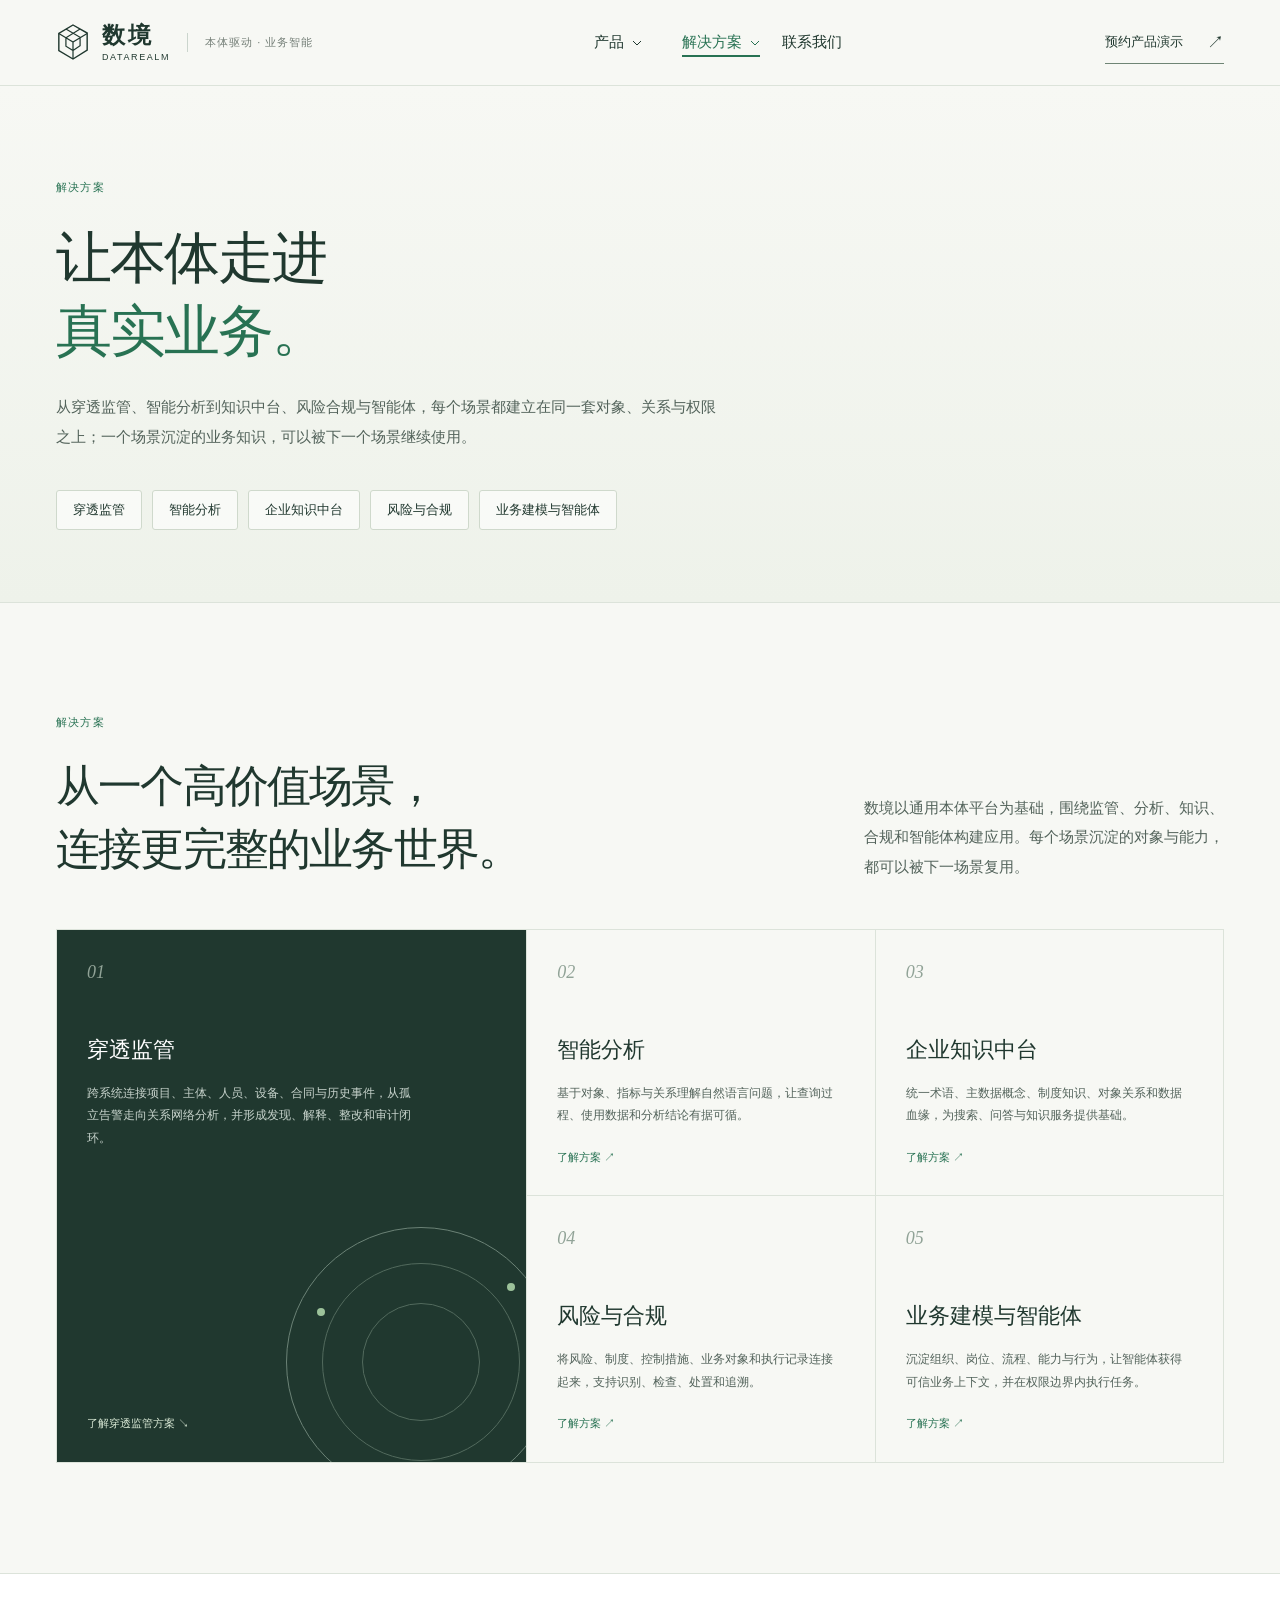
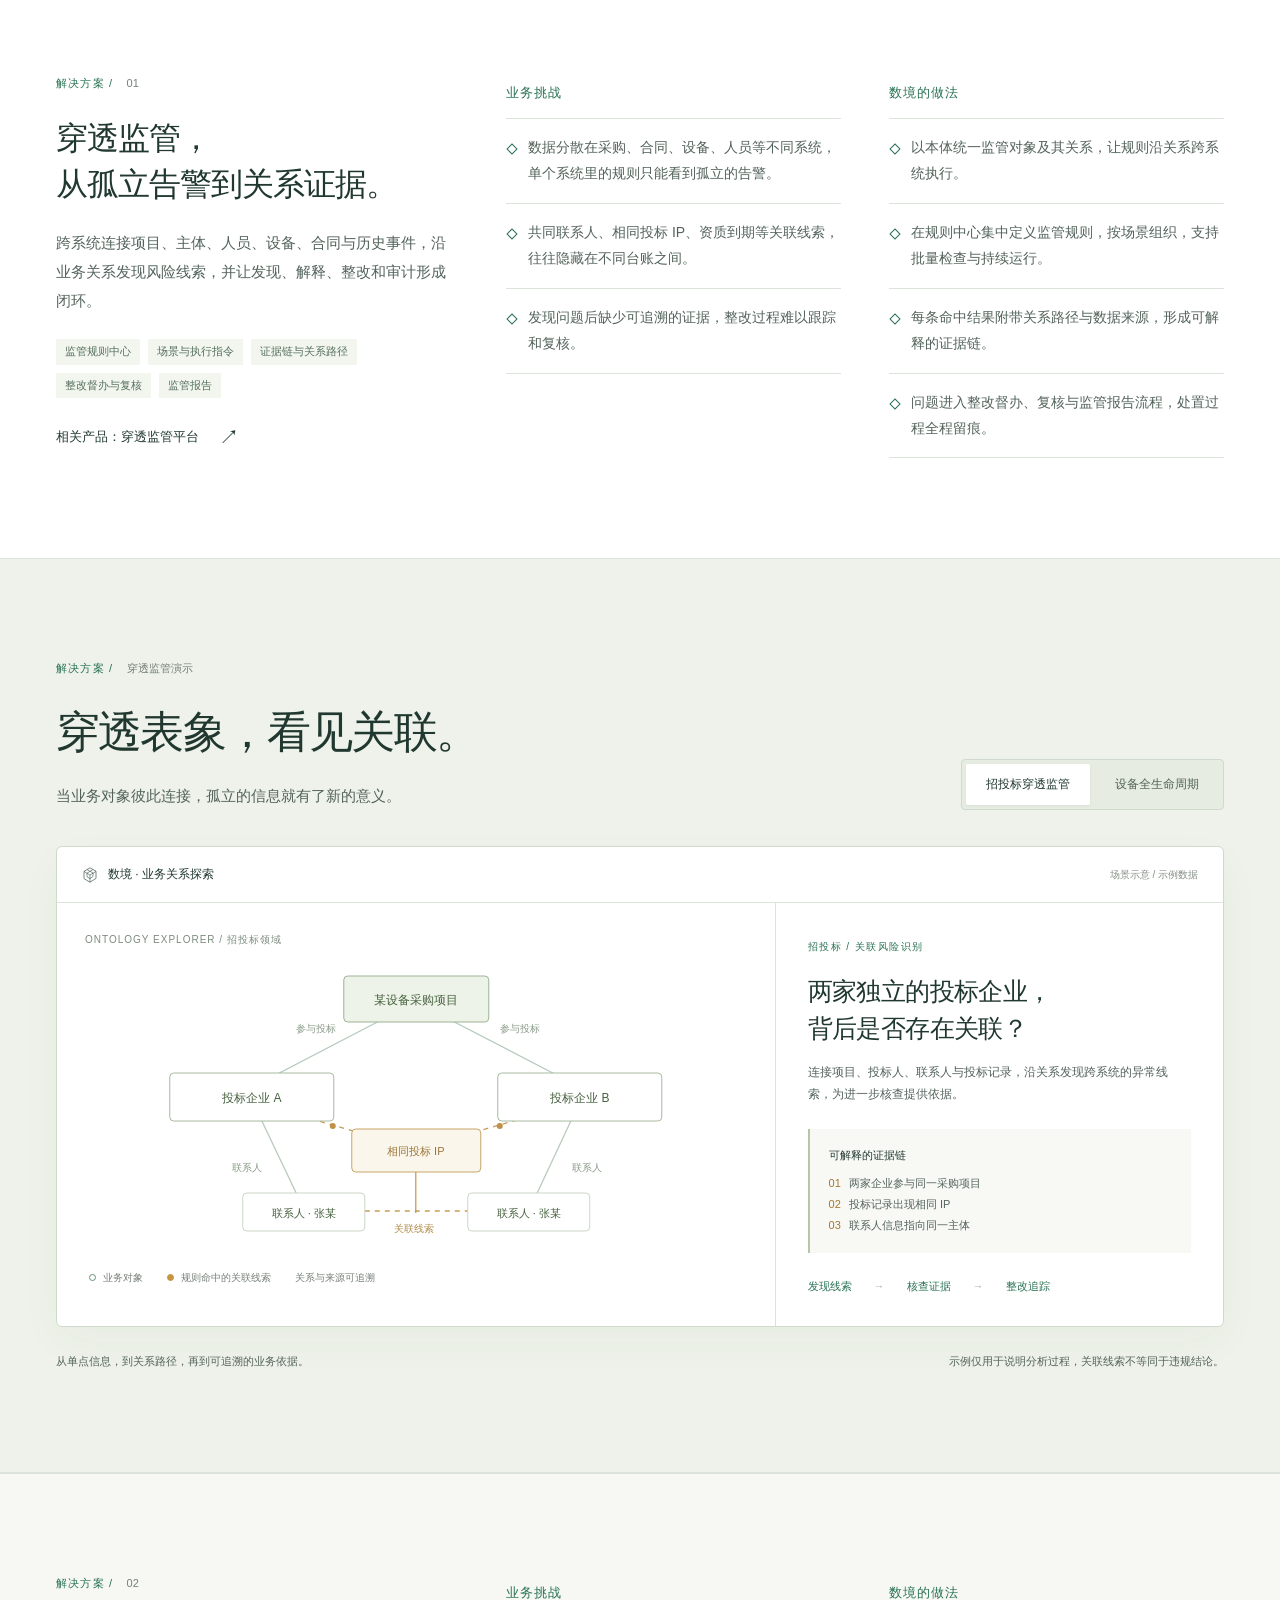
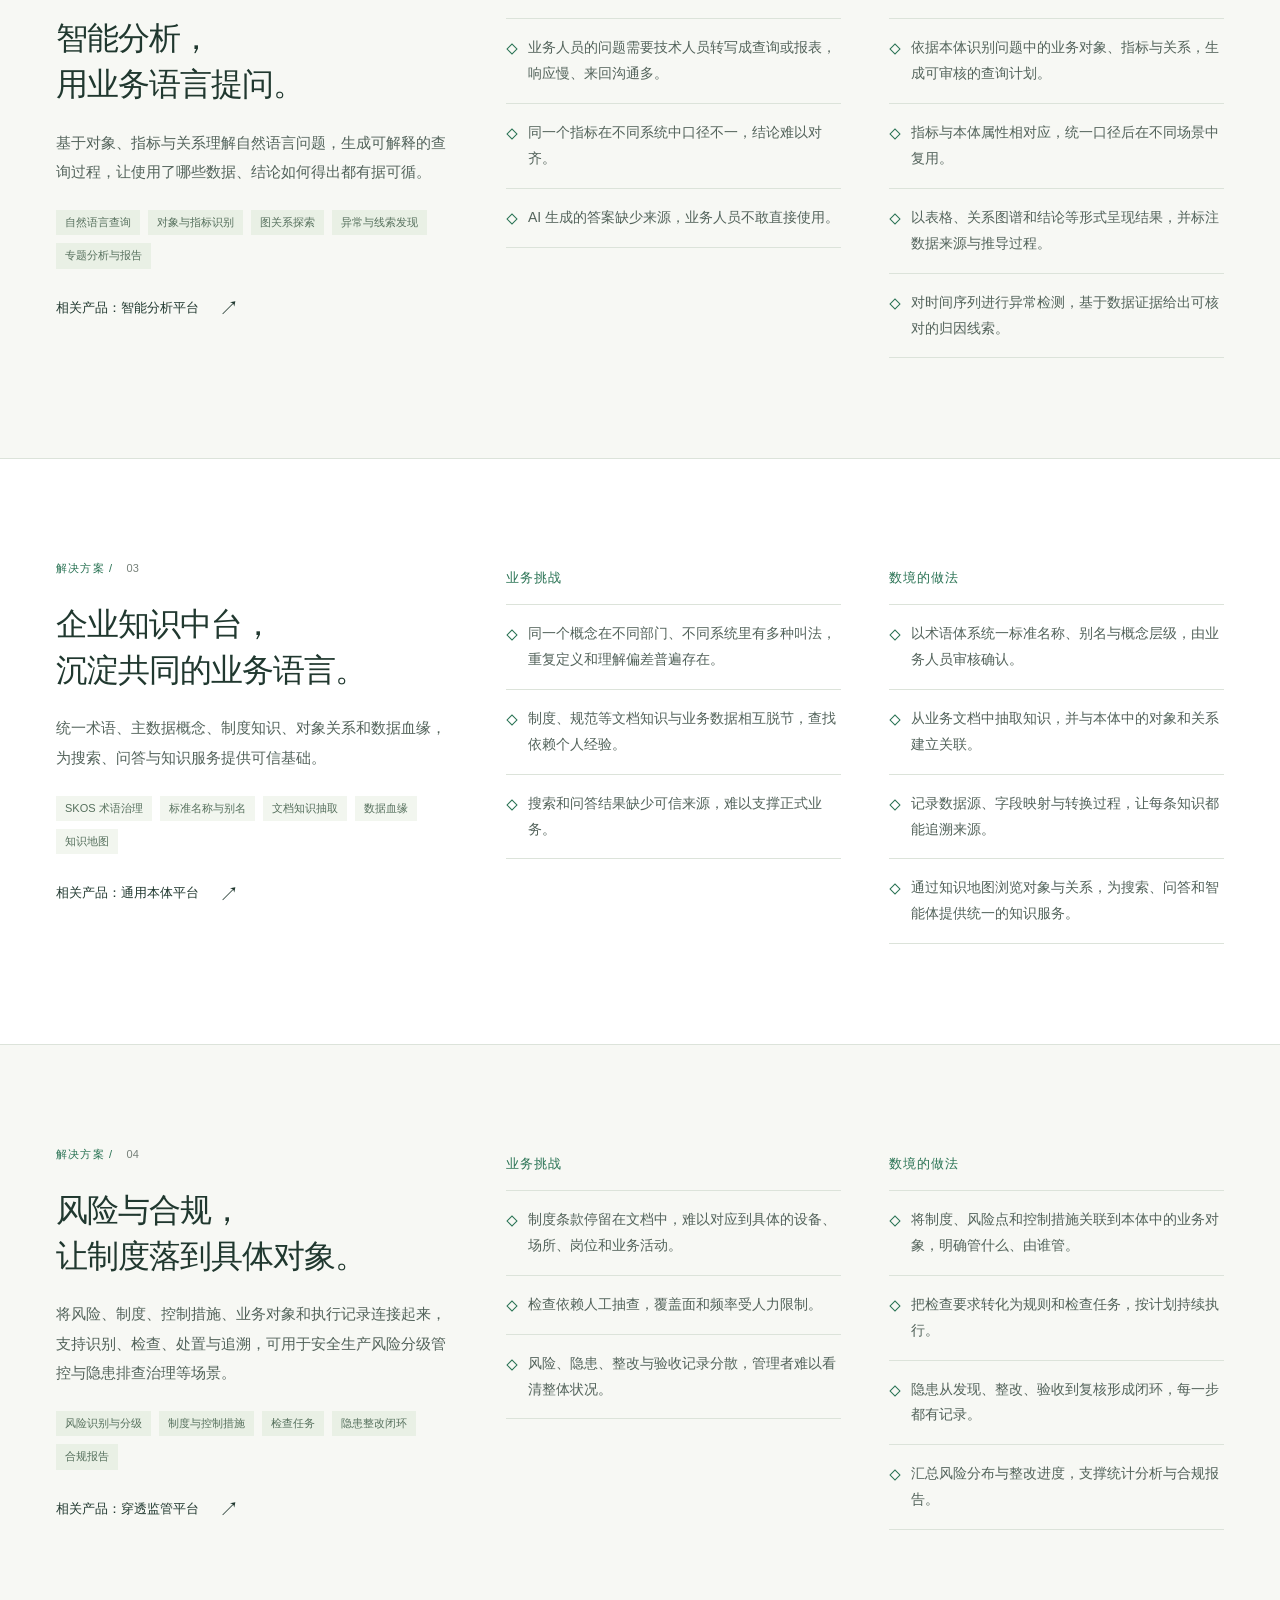
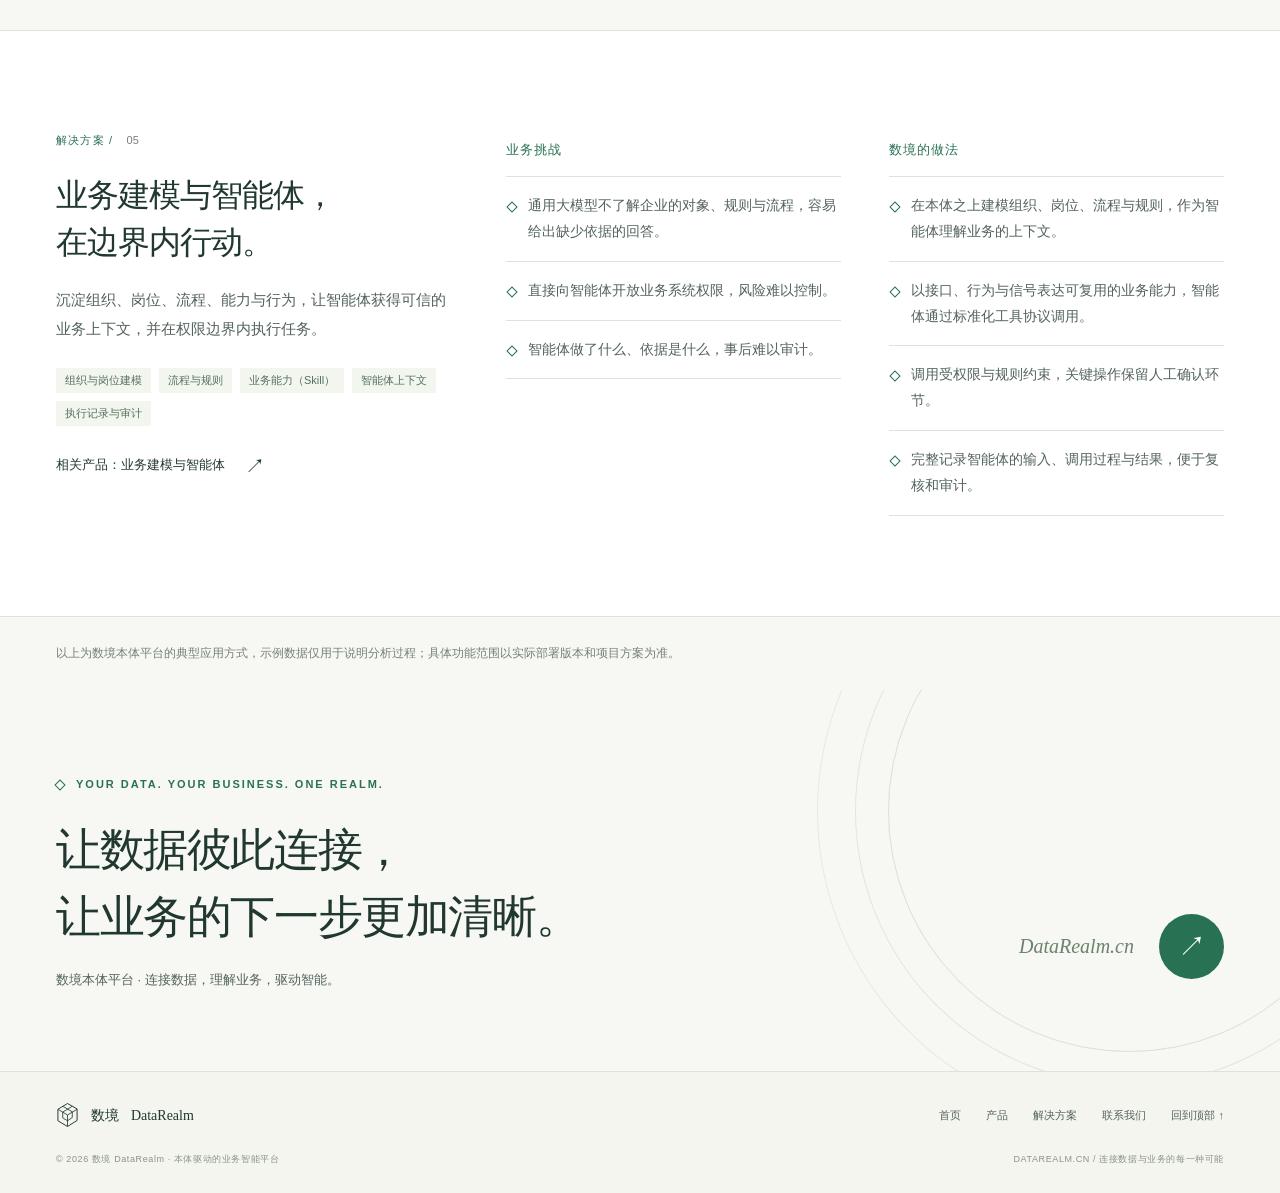
<file: solutions/index.html>
<!doctype html>
<html lang="zh-CN">
<head>
  <meta charset="UTF-8">
  <meta name="viewport" content="width=device-width, initial-scale=1.0">
  <meta name="theme-color" content="#f7f8f4">
  <title>解决方案｜数境 DataRealm：穿透监管、智能分析、知识中台、风险合规与智能体</title>
  <meta name="description" content="数境 DataRealm 解决方案：穿透监管、智能分析、企业知识中台、风险与合规、业务建模与智能体。以统一的业务本体连接对象、关系、规则与权限，让发现、分析、处置与审计形成闭环。">
  <meta name="keywords" content="穿透监管,穿透式监管,招投标监管,围标串标,设备全生命周期,智能分析,企业知识中台,风险合规,双重预防,业务智能体,数境,DataRealm">
  <link rel="canonical" href="https://www.datarealm.cn/solutions/">
  <meta name="robots" content="index, follow, max-image-preview:large">
  <meta property="og:type" content="website">
  <meta property="og:locale" content="zh_CN">
  <meta property="og:site_name" content="数境 DataRealm">
  <meta property="og:title" content="数境 DataRealm 解决方案｜让本体走进真实业务">
  <meta property="og:description" content="数境 DataRealm 解决方案：穿透监管、智能分析、企业知识中台、风险与合规、业务建模与智能体。以统一的业务本体连接对象、关系、规则与权限，让发现、分析、处置与审计形成闭环。">
  <meta property="og:url" content="https://www.datarealm.cn/solutions/">
  <link rel="icon" href="../assets/images/favicon.svg" type="image/svg+xml">
  <link rel="stylesheet" href="../assets/css/site.css?v=20261107-2">
  <script type="application/ld+json">
{
  "@context": "https://schema.org",
  "@graph": [
    {
      "@type": "WebPage",
      "@id": "https://www.datarealm.cn/solutions/#webpage",
      "url": "https://www.datarealm.cn/solutions/",
      "name": "数境解决方案",
      "description": "数境 DataRealm 解决方案：穿透监管、智能分析、企业知识中台、风险与合规、业务建模与智能体。以统一的业务本体连接对象、关系、规则与权限，让发现、分析、处置与审计形成闭环。",
      "inLanguage": "zh-CN",
      "isPartOf": {
        "@id": "https://www.datarealm.cn/#website"
      }
    },
    {
      "@type": "BreadcrumbList",
      "itemListElement": [
        {
          "@type": "ListItem",
          "position": 1,
          "name": "首页",
          "item": "https://www.datarealm.cn/"
        },
        {
          "@type": "ListItem",
          "position": 2,
          "name": "解决方案",
          "item": "https://www.datarealm.cn/solutions/"
        }
      ]
    }
  ]
}
  </script>
</head>
<body data-page="solutions">
  <svg width="0" height="0" aria-hidden="true" style="position:absolute"><defs><symbol id="brand-mark" viewBox="0 0 36 40"><path d="M18 2 33 10.5v18L18 38 3 29V11Z" fill="none" stroke="currentColor" stroke-width="1.5"/><path d="m3 11 15 9 15-9M18 20v18M10.5 6.3l15 8.7v9L18 29l-7.5-4.5v-9L25.5 6.3" fill="none" stroke="currentColor" stroke-width="1.3"/></symbol></defs></svg>
  <header>
    <div class="wrap header-inner">
      <a class="brand" href="../" aria-label="数境 DataRealm 首页"><svg class="brand-icon" aria-hidden="true"><use href="#brand-mark"/></svg><div><div class="brand-name">数境</div><div class="brand-en">DATAREALM</div></div><span class="brand-tag">本体驱动 · 业务智能</span></a>
      <nav class="nav" id="navigation" aria-label="主导航">
        <div class="nav-item">
          <button class="nav-trigger" type="button" aria-expanded="false">产品 <svg viewBox="0 0 10 6" aria-hidden="true"><path d="m1 1 4 4 4-4" fill="none" stroke="currentColor"/></svg></button>
          <div class="nav-panel">
            <div class="nav-panel-title">认识数境本体平台</div>
            <div class="nav-panel-grid">
              <a href="../product/#architecture"><strong>产品架构</strong><small>从基础设施到业务应用的分层架构</small></a>
              <a href="../product/#ontology"><strong>可运营本体</strong><small>从业务描述走向业务运行</small></a>
              <a href="../product/#how"><strong>工作原理</strong><small>从多源信息到业务行动</small></a>
              <a href="../product/#products"><strong>产品矩阵</strong><small>一套底座支撑多类业务应用</small></a>
              <a href="../product/#capabilities"><strong>平台能力</strong><small>建模、连接、查询与执行</small></a>
              <a href="../product/#governance"><strong>技术与治理</strong><small>权限、版本、血缘与审计</small></a>
            </div>
          </div>
        </div>
        <div class="nav-item is-current">
          <button class="nav-trigger" type="button" aria-expanded="false">解决方案 <svg viewBox="0 0 10 6" aria-hidden="true"><path d="m1 1 4 4 4-4" fill="none" stroke="currentColor"/></svg></button>
          <div class="nav-panel nav-panel-solutions">
            <div class="nav-panel-title">让本体进入真实业务</div>
            <div class="nav-panel-grid">
              <a href="../solutions/#penetrative-supervision"><strong>穿透监管</strong><small>沿对象关系发现跨主体、跨系统风险</small></a>
              <a href="../solutions/#solution-analytics"><strong>智能分析</strong><small>用业务语言探索数据与关系</small></a>
              <a href="../solutions/#solution-knowledge"><strong>企业知识中台</strong><small>统一术语、对象、制度与数据来源</small></a>
              <a href="../solutions/#solution-compliance"><strong>风险与合规</strong><small>连接制度、规则、问题和整改过程</small></a>
              <a href="../solutions/#solution-agent"><strong>业务建模与智能体</strong><small>让智能体理解对象并在边界内行动</small></a>
            </div>
          </div>
        </div>
        <a class="nav-direct" href="../contact/">联系我们</a>
        <a class="mobile-demo" href="../contact/">预约产品演示 <span aria-hidden="true">↗</span></a>
      </nav>
      <a class="header-cta" href="../contact/">预约产品演示 <span class="arrow">↗</span></a>
      <button class="menu-button" aria-expanded="false" aria-controls="navigation">菜单 <span aria-hidden="true">＋</span></button>
    </div>
  </header>
  <main id="top">
    <section class="page-hero" aria-labelledby="page-title"><div class="wrap">
      <div class="chapter">解决方案</div>
      <h1 id="page-title">让本体走进<br><em>真实业务。</em></h1>
      <p class="section-lead">从穿透监管、智能分析到知识中台、风险合规与智能体，每个场景都建立在同一套对象、关系与权限之上；一个场景沉淀的业务知识，可以被下一个场景继续使用。</p>
      <nav class="page-anchors" aria-label="本页目录"><a href="#penetrative-supervision">穿透监管</a><a href="#solution-analytics">智能分析</a><a href="#solution-knowledge">企业知识中台</a><a href="#solution-compliance">风险与合规</a><a href="#solution-agent">业务建模与智能体</a></nav>
    </div></section>
    <section class="solution-panorama" id="solutions" aria-labelledby="solutions-title"><div class="wrap">
      <div class="section-head"><div><div class="chapter">解决方案</div><h2 class="section-title" id="solutions-title" style="margin-top:22px">从一个高价值场景，<br>连接更完整的业务世界。</h2></div><p class="section-copy">数境以通用本体平台为基础，围绕监管、分析、知识、合规和智能体构建应用。每个场景沉淀的对象与能力，都可以被下一场景复用。</p></div>
      <div class="solution-grid">
        <a class="solution-card featured" href="#penetrative-supervision"><span class="solution-index">01</span><h3>穿透监管</h3><p>跨系统连接项目、主体、人员、设备、合同与历史事件，从孤立告警走向关系网络分析，并形成发现、解释、整改和审计闭环。</p><span class="solution-link">了解穿透监管方案 ↘</span><div class="solution-network" aria-hidden="true"><i></i><i></i><i></i></div></a>
        <article class="solution-card"><span class="solution-index">02</span><h3>智能分析</h3><p>基于对象、指标与关系理解自然语言问题，让查询过程、使用数据和分析结论有据可循。</p><a class="solution-link" href="#solution-analytics">了解方案 ↗</a></article>
        <article class="solution-card"><span class="solution-index">03</span><h3>企业知识中台</h3><p>统一术语、主数据概念、制度知识、对象关系和数据血缘，为搜索、问答与知识服务提供基础。</p><a class="solution-link" href="#solution-knowledge">了解方案 ↗</a></article>
        <article class="solution-card"><span class="solution-index">04</span><h3>风险与合规</h3><p>将风险、制度、控制措施、业务对象和执行记录连接起来，支持识别、检查、处置和追溯。</p><a class="solution-link" href="#solution-compliance">了解方案 ↗</a></article>
        <article class="solution-card"><span class="solution-index">05</span><h3>业务建模与智能体</h3><p>沉淀组织、岗位、流程、能力与行为，让智能体获得可信业务上下文，并在权限边界内执行任务。</p><a class="solution-link" href="#solution-agent">了解方案 ↗</a></article>
      </div>
    </div></section>
    <section class="solution-detail" id="penetrative-supervision" aria-labelledby="penetrative-supervision-title"><div class="wrap detail-grid">
      <div class="detail-intro"><div class="chapter">解决方案 / <span class="chapter-cn">01</span></div><h2 class="section-title" id="penetrative-supervision-title" style="margin-top:22px">穿透监管，<br>从孤立告警到关系证据。</h2><p class="section-copy">跨系统连接项目、主体、人员、设备、合同与历史事件，沿业务关系发现风险线索，并让发现、解释、整改和审计形成闭环。</p><div class="detail-tags"><em>监管规则中心</em><em>场景与执行指令</em><em>证据链与关系路径</em><em>整改督办与复核</em><em>监管报告</em></div><a class="text-link" href="../product/#suite-supervision">相关产品：穿透监管平台 <span class="arrow">↗</span></a></div>
      <div class="detail-col"><h3>业务挑战</h3><ul><li>数据分散在采购、合同、设备、人员等不同系统，单个系统里的规则只能看到孤立的告警。</li><li>共同联系人、相同投标 IP、资质到期等关联线索，往往隐藏在不同台账之间。</li><li>发现问题后缺少可追溯的证据，整改过程难以跟踪和复核。</li></ul></div>
      <div class="detail-col"><h3>数境的做法</h3><ul><li>以本体统一监管对象及其关系，让规则沿关系跨系统执行。</li><li>在规则中心集中定义监管规则，按场景组织，支持批量检查与持续运行。</li><li>每条命中结果附带关系路径与数据来源，形成可解释的证据链。</li><li>问题进入整改督办、复核与监管报告流程，处置过程全程留痕。</li></ul></div>
    </div></section>
    <section class="case" id="scenarios" aria-labelledby="case-title"><div class="wrap">
      <div class="section-head"><div><div class="chapter">解决方案 / <span class="chapter-cn">穿透监管演示</span></div><h2 class="section-title" id="case-title" style="margin-top:22px">穿透表象，看见关联。</h2><p class="section-copy" style="max-width:620px;margin-top:17px">当业务对象彼此连接，孤立的信息就有了新的意义。</p></div><div class="case-tabs" role="tablist" aria-label="监管场景"><button class="case-tab" id="tab-bid" role="tab" aria-selected="true" aria-controls="case-panel" data-case="bid">招投标穿透监管</button><button class="case-tab" id="tab-device" role="tab" aria-selected="false" aria-controls="case-panel" tabindex="-1" data-case="device">设备全生命周期</button></div></div>
      <div class="case-window" id="case-panel" role="tabpanel" aria-labelledby="tab-bid" tabindex="0"><div class="window-bar"><div class="window-title"><svg aria-hidden="true"><use href="#brand-mark"/></svg> 数境 · 业务关系探索</div><span class="demo-label">场景示意 / 示例数据</span></div><div class="window-main"><div class="case-canvas"><div class="canvas-label" id="canvas-label">ONTOLOGY EXPLORER / 招投标领域</div><svg class="case-graph" id="case-graph" viewBox="0 0 620 320" role="img" aria-label="两家投标企业通过共同联系人与相同投标 IP 产生关联"><g fill="none" stroke="#b9cbbc" stroke-width="1.3"><path d="m310 53-163 85m163-85 164 85M147 153l52 109M474 153l-51 109"/><path d="m147 153 163 47 164-47M199 262h224" stroke="#c89c57" stroke-dasharray="5 5"/><path d="M310 207v57" stroke="#c89c57"/></g><g font-size="10" fill="#8a9b89" text-anchor="middle"><text x="210" y="83">参与投标</text><text x="414" y="83">参与投标</text><text x="141" y="222">联系人</text><text x="481" y="222">联系人</text><text x="308" y="283" fill="#b18b4b">关联线索</text></g><g><rect x="238" y="27" width="145" height="46" rx="4" fill="#edf3e8" stroke="#9db496"/><rect x="64" y="124" width="164" height="48" rx="4" fill="#fff" stroke="#a6bba0"/><rect x="392" y="124" width="164" height="48" rx="4" fill="#fff" stroke="#a6bba0"/><rect x="246" y="180" width="129" height="43" rx="4" fill="#fbf6eb" stroke="#c6a468"/><rect x="137" y="244" width="122" height="38" rx="4" fill="#fff" stroke="#ccd5c6"/><rect x="362" y="244" width="122" height="38" rx="4" fill="#fff" stroke="#ccd5c6"/></g><g font-size="12" fill="#47613f" text-anchor="middle"><text x="310" y="55">某设备采购项目</text><text x="146" y="153">投标企业 A</text><text x="474" y="153">投标企业 B</text><text x="310" y="206" fill="#9c763a" font-size="11">相同投标 IP</text><text x="198" y="268" font-size="11">联系人 · 张某</text><text x="423" y="268" font-size="11">联系人 · 张某</text></g><g fill="#bf9248"><circle class="graph-point" cx="227" cy="177" r="3"/><circle class="graph-point" cx="394" cy="177" r="3"/></g></svg><div class="canvas-legend"><span><i></i>业务对象</span><span class="risk"><i></i>规则命中的关联线索</span><span>关系与来源可追溯</span></div></div><div class="case-explain" aria-live="polite"><div class="case-kicker" id="case-kicker">招投标 / 关联风险识别</div><h3 id="case-heading">两家独立的投标企业，<br>背后是否存在关联？</h3><p id="case-description">连接项目、投标人、联系人与投标记录，沿关系发现跨系统的异常线索，为进一步核查提供依据。</p><div class="evidence"><div class="evidence-title">可解释的证据链</div><p id="case-evidence"><span>01</span> 两家企业参与同一采购项目<br><span>02</span> 投标记录出现相同 IP<br><span>03</span> 联系人信息指向同一主体</p></div><div class="case-bottom"><span>发现线索</span><span>核查证据</span><span>整改追踪</span></div></div></div></div>
      <div class="case-foot"><span>从单点信息，到关系路径，再到可追溯的业务依据。</span><span>示例仅用于说明分析过程，关联线索不等同于违规结论。</span></div>
    </div></section>
    <section class="solution-detail alt" id="solution-analytics" aria-labelledby="solution-analytics-title"><div class="wrap detail-grid">
      <div class="detail-intro"><div class="chapter">解决方案 / <span class="chapter-cn">02</span></div><h2 class="section-title" id="solution-analytics-title" style="margin-top:22px">智能分析，<br>用业务语言提问。</h2><p class="section-copy">基于对象、指标与关系理解自然语言问题，生成可解释的查询过程，让使用了哪些数据、结论如何得出都有据可循。</p><div class="detail-tags"><em>自然语言查询</em><em>对象与指标识别</em><em>图关系探索</em><em>异常与线索发现</em><em>专题分析与报告</em></div><a class="text-link" href="../product/#suite-analysis">相关产品：智能分析平台 <span class="arrow">↗</span></a></div>
      <div class="detail-col"><h3>业务挑战</h3><ul><li>业务人员的问题需要技术人员转写成查询或报表，响应慢、来回沟通多。</li><li>同一个指标在不同系统中口径不一，结论难以对齐。</li><li>AI 生成的答案缺少来源，业务人员不敢直接使用。</li></ul></div>
      <div class="detail-col"><h3>数境的做法</h3><ul><li>依据本体识别问题中的业务对象、指标与关系，生成可审核的查询计划。</li><li>指标与本体属性相对应，统一口径后在不同场景中复用。</li><li>以表格、关系图谱和结论等形式呈现结果，并标注数据来源与推导过程。</li><li>对时间序列进行异常检测，基于数据证据给出可核对的归因线索。</li></ul></div>
    </div></section>
    <section class="solution-detail" id="solution-knowledge" aria-labelledby="solution-knowledge-title"><div class="wrap detail-grid">
      <div class="detail-intro"><div class="chapter">解决方案 / <span class="chapter-cn">03</span></div><h2 class="section-title" id="solution-knowledge-title" style="margin-top:22px">企业知识中台，<br>沉淀共同的业务语言。</h2><p class="section-copy">统一术语、主数据概念、制度知识、对象关系和数据血缘，为搜索、问答与知识服务提供可信基础。</p><div class="detail-tags"><em>SKOS 术语治理</em><em>标准名称与别名</em><em>文档知识抽取</em><em>数据血缘</em><em>知识地图</em></div><a class="text-link" href="../product/#suite-ontology">相关产品：通用本体平台 <span class="arrow">↗</span></a></div>
      <div class="detail-col"><h3>业务挑战</h3><ul><li>同一个概念在不同部门、不同系统里有多种叫法，重复定义和理解偏差普遍存在。</li><li>制度、规范等文档知识与业务数据相互脱节，查找依赖个人经验。</li><li>搜索和问答结果缺少可信来源，难以支撑正式业务。</li></ul></div>
      <div class="detail-col"><h3>数境的做法</h3><ul><li>以术语体系统一标准名称、别名与概念层级，由业务人员审核确认。</li><li>从业务文档中抽取知识，并与本体中的对象和关系建立关联。</li><li>记录数据源、字段映射与转换过程，让每条知识都能追溯来源。</li><li>通过知识地图浏览对象与关系，为搜索、问答和智能体提供统一的知识服务。</li></ul></div>
    </div></section>
    <section class="solution-detail alt" id="solution-compliance" aria-labelledby="solution-compliance-title"><div class="wrap detail-grid">
      <div class="detail-intro"><div class="chapter">解决方案 / <span class="chapter-cn">04</span></div><h2 class="section-title" id="solution-compliance-title" style="margin-top:22px">风险与合规，<br>让制度落到具体对象。</h2><p class="section-copy">将风险、制度、控制措施、业务对象和执行记录连接起来，支持识别、检查、处置与追溯，可用于安全生产风险分级管控与隐患排查治理等场景。</p><div class="detail-tags"><em>风险识别与分级</em><em>制度与控制措施</em><em>检查任务</em><em>隐患整改闭环</em><em>合规报告</em></div><a class="text-link" href="../product/#suite-supervision">相关产品：穿透监管平台 <span class="arrow">↗</span></a></div>
      <div class="detail-col"><h3>业务挑战</h3><ul><li>制度条款停留在文档中，难以对应到具体的设备、场所、岗位和业务活动。</li><li>检查依赖人工抽查，覆盖面和频率受人力限制。</li><li>风险、隐患、整改与验收记录分散，管理者难以看清整体状况。</li></ul></div>
      <div class="detail-col"><h3>数境的做法</h3><ul><li>将制度、风险点和控制措施关联到本体中的业务对象，明确管什么、由谁管。</li><li>把检查要求转化为规则和检查任务，按计划持续执行。</li><li>隐患从发现、整改、验收到复核形成闭环，每一步都有记录。</li><li>汇总风险分布与整改进度，支撑统计分析与合规报告。</li></ul></div>
    </div></section>
    <section class="solution-detail" id="solution-agent" aria-labelledby="solution-agent-title"><div class="wrap detail-grid">
      <div class="detail-intro"><div class="chapter">解决方案 / <span class="chapter-cn">05</span></div><h2 class="section-title" id="solution-agent-title" style="margin-top:22px">业务建模与智能体，<br>在边界内行动。</h2><p class="section-copy">沉淀组织、岗位、流程、能力与行为，让智能体获得可信的业务上下文，并在权限边界内执行任务。</p><div class="detail-tags"><em>组织与岗位建模</em><em>流程与规则</em><em>业务能力（Skill）</em><em>智能体上下文</em><em>执行记录与审计</em></div><a class="text-link" href="../product/#suite-agent">相关产品：业务建模与智能体 <span class="arrow">↗</span></a></div>
      <div class="detail-col"><h3>业务挑战</h3><ul><li>通用大模型不了解企业的对象、规则与流程，容易给出缺少依据的回答。</li><li>直接向智能体开放业务系统权限，风险难以控制。</li><li>智能体做了什么、依据是什么，事后难以审计。</li></ul></div>
      <div class="detail-col"><h3>数境的做法</h3><ul><li>在本体之上建模组织、岗位、流程与规则，作为智能体理解业务的上下文。</li><li>以接口、行为与信号表达可复用的业务能力，智能体通过标准化工具协议调用。</li><li>调用受权限与规则约束，关键操作保留人工确认环节。</li><li>完整记录智能体的输入、调用过程与结果，便于复核和审计。</li></ul></div>
    </div></section>
    <div class="page-note"><div class="wrap">以上为数境本体平台的典型应用方式，示例数据仅用于说明分析过程；具体功能范围以实际部署版本和项目方案为准。</div></div>
    <section class="closing" aria-labelledby="closing-title"><div class="wrap closing-inner"><div><div class="eyebrow">YOUR DATA. YOUR BUSINESS. ONE REALM.</div><h2 id="closing-title">让数据彼此连接，<br>让业务的下一步更加清晰。</h2><p>数境本体平台 · 连接数据，理解业务，驱动智能。</p></div><div class="closing-action"><span class="domain">DataRealm.cn</span><a href="../contact/" class="round-link" aria-label="联系数境，交流产品方案"><span class="arrow" aria-hidden="true">↗</span></a></div></div></section>
  </main>
  <footer><div class="wrap"><div class="footer-main"><a href="../" class="footer-brand" aria-label="数境 DataRealm 首页"><svg aria-hidden="true"><use href="#brand-mark"/></svg><strong>数境 <span>DataRealm</span></strong></a><div class="footer-links"><a href="../">首页</a><a href="../product/">产品</a><a href="../solutions/">解决方案</a><a href="../contact/">联系我们</a><a href="#top">回到顶部 ↑</a></div></div><div class="footer-bottom"><span>© <span id="year" style="display:inline">2026</span> 数境 DataRealm · 本体驱动的业务智能平台</span><span>DATAREALM.CN / 连接数据与业务的每一种可能</span></div></div></footer>
  <script src="../assets/js/site.js?v=20261107-2" defer></script>
</body>
</html>
</file>
<file: assets/css/site.css>
/* 数境 DataRealm 官网全站样式。
 * 2026-11：由单页 index.html 内联样式抽出（原样保留，下方第一段），多页面新增样式见文件末尾。 */
:root{--bg:#f7f8f4;--paper:#fff;--ink:#20382f;--text:#53635b;--muted:#768079;--line:#dce3da;--green:#287253;--mint:#e9f0e5;--serif:Georgia,"Times New Roman",serif;--sans:"Segoe UI","PingFang SC","Microsoft YaHei",sans-serif}
*{box-sizing:border-box}html{scroll-behavior:smooth;scroll-padding-top:100px}body{margin:0;background:var(--bg);color:var(--ink);font:15px/1.75 var(--sans);-webkit-font-smoothing:antialiased}button,a{-webkit-tap-highlight-color:transparent}a{color:inherit;text-decoration:none}button{font:inherit;color:inherit;cursor:pointer}button:focus-visible,a:focus-visible{outline:3px solid #68ab89;outline-offset:5px}::selection{background:#cee5cf}svg{display:block;max-width:100%}button{border:0}h1,h2,h3,p{margin:0}img{max-width:100%}.wrap{width:min(1280px,calc(100% - 112px));margin:auto}.eyebrow{display:flex;align-items:center;gap:12px;font-size:11px;font-weight:600;letter-spacing:2px;text-transform:uppercase;color:var(--green)}.eyebrow:before{content:"";width:6px;height:6px;border:1px solid currentColor;transform:rotate(45deg)}.mono{font-family:Consolas,monospace;letter-spacing:1px;font-size:11px}.arrow{display:inline-block;transition:transform .25s;font-size:20px;line-height:1}a:hover .arrow,button:hover .arrow{transform:translate(3px,-2px)}.button{display:inline-flex;align-items:center;justify-content:center;gap:32px;padding:14px 23px;border:1px solid var(--green);background:var(--green);color:#fff;border-radius:3px;font-size:13px;line-height:1.6;transition:background .2s,transform .2s}.button:hover{background:#205e45;transform:translateY(-2px)}.text-link{display:inline-flex;gap:20px;align-items:center;font-size:13px}.text-link:hover{color:var(--green)}.section-title{font-size:clamp(32px,3.4vw,46px);font-weight:500;line-height:1.45;letter-spacing:-1.8px}.section-copy{color:var(--text);line-height:1.95;font-size:15px}.section-head{display:flex;justify-content:space-between;gap:50px;align-items:end;margin-bottom:48px}.section-head .section-copy{max-width:360px}.section-head .eyebrow{margin-bottom:23px}
header{position:sticky;top:0;z-index:20;background:rgba(247,248,244,.94);backdrop-filter:blur(16px);border-bottom:1px solid var(--line)}.header-inner{height:85px;display:flex;align-items:center;justify-content:space-between;gap:30px}.brand{display:flex;align-items:center;gap:12px;flex-shrink:0}.brand-icon{width:34px;height:38px}.brand-name{font-size:23px;letter-spacing:3px;font-weight:600;line-height:1.1}.brand-en{font-size:9px;letter-spacing:1.6px;margin-top:5px;line-height:1}.brand-tag{border-left:1px solid #cbd5cd;margin-left:5px;padding-left:17px;font-size:11px;color:var(--muted);letter-spacing:1px}.nav{display:flex;align-items:center;gap:35px;font-size:12px}.nav a{position:relative;padding:8px 0}.nav a:hover{color:var(--green)}.header-cta{display:flex;gap:24px;align-items:center;font-size:12px;border-bottom:1px solid #6f8575;padding:7px 0}.menu-button{display:none;background:none;padding:8px;font-size:13px}
.hero{position:relative;overflow:hidden}.hero-main{display:grid;grid-template-columns:1fr 1fr;align-items:center;min-height:685px;gap:0}.hero-copy{position:relative;z-index:2;padding:66px 0 54px}.hero .eyebrow{margin-bottom:33px}.hero h1{font-size:clamp(48px,5.2vw,74px);letter-spacing:-3px;font-weight:500;line-height:1.25;margin-left:-4px}.hero h1 em{font-style:normal;color:var(--green)}.hero-description{font-size:15px;line-height:2.05;max-width:438px;color:var(--text);margin-top:27px}.hero-actions{display:flex;align-items:center;gap:30px;margin-top:35px}.hero-caption{display:flex;align-items:center;gap:10px;color:var(--muted);font-size:10px;letter-spacing:1.4px;margin-top:49px}.hero-caption span{height:1px;width:27px;background:#a9b9ab}.hero-art{position:relative;width:116%;margin-left:-7%;isolation:isolate}.hero-art:before{content:"";position:absolute;z-index:-1;inset:3% -4%;background:radial-gradient(ellipse,#dfebd780,transparent 66%)}.ontology-svg{width:100%;overflow:visible}.graph-flow{stroke-dasharray:5 10;animation:flow 22s linear infinite}.graph-point{animation:breathe 4s ease-in-out infinite;transform-origin:center}.art-note{position:absolute;right:12%;bottom:0;display:flex;gap:8px;align-items:center;font-size:9px;color:#7d8c7c;letter-spacing:1.5px}.art-note:before{content:"";width:5px;height:5px;border-radius:50%;background:#629471}.hero-bottom{border-top:1px solid var(--line);display:grid;grid-template-columns:1.1fr 1fr 1fr 1fr;gap:35px;padding:25px 0 30px;align-items:center}.hero-bottom p{font-size:11px;color:var(--muted);line-height:1.8}.hero-bottom .value{display:flex;gap:17px;align-items:center}.value>span{font:italic 24px var(--serif);color:#9cae9c}.value strong{font-size:13px;font-weight:500;display:block}.value small{font-size:10px;color:var(--muted)}
.idea{padding:112px 0 95px;background:#fff;border-top:1px solid var(--line)}.idea-top{display:grid;grid-template-columns:.48fr 1fr;gap:65px}.idea-top .eyebrow{align-self:start;margin-top:12px}.idea-statement{font-size:clamp(25px,2.6vw,36px);line-height:1.65;font-weight:400;letter-spacing:-.7px}.idea-statement span{color:#8c978f}.idea-bottom{margin-top:62px;display:grid;grid-template-columns:repeat(3,1fr);gap:40px}.idea-item{border-top:1px solid var(--line);padding-top:24px;display:grid;grid-template-columns:34px 1fr;gap:12px}.idea-item .number{font:italic 17px var(--serif);color:#859584;padding-top:3px}.idea-item h3{font-size:17px;font-weight:500;margin-bottom:12px}.idea-item p{font-size:13px;color:var(--text);line-height:1.9;max-width:295px}
.how{padding:105px 0 100px}.process{display:grid;grid-template-columns:repeat(4,1fr);border:1px solid var(--line);background:#ffffff70}.process-card{position:relative;padding:28px 27px 32px;border-right:1px solid var(--line)}.process-card:last-child{border:0}.process-number{display:flex;align-items:center;justify-content:space-between;color:var(--muted);font-size:10px;letter-spacing:1.5px}.process-number span:last-child{font-size:19px}.mini-diagram{height:132px;display:flex;align-items:center;justify-content:center;margin:10px 0}.mini-diagram svg{height:110px;width:180px}.process-card h3{font-size:19px;font-weight:500;margin-bottom:12px}.process-card p{font-size:12px;color:var(--text);line-height:1.9}.process-note{margin-top:20px;display:flex;justify-content:space-between;gap:20px;font-size:11px;color:var(--muted)}.process-note b{font-weight:400;color:var(--green)}
.case{background:#eef2ea;padding:100px 0;border-top:1px solid var(--line);border-bottom:1px solid var(--line)}.case .section-head{margin-bottom:36px}.case-tabs{display:inline-flex;gap:5px;border:1px solid #cfd9cc;background:#e6ece1;padding:4px;border-radius:4px}.case-tab{padding:10px 20px;background:transparent;border-radius:2px;font-size:12px;color:var(--text)}.case-tab[aria-selected="true"]{background:#fff;color:var(--ink);box-shadow:0 1px 3px #30472a10}.case-window{background:#fff;border:1px solid #cfd9cc;border-radius:6px;overflow:hidden;box-shadow:0 15px 45px #3b573509}.window-bar{display:flex;justify-content:space-between;align-items:center;border-bottom:1px solid var(--line);padding:17px 25px;gap:15px}.window-title{font-size:12px;display:flex;gap:10px;align-items:center}.window-title svg{width:16px;height:16px}.demo-label{font-size:10px;color:#879186}.window-main{display:grid;grid-template-columns:1.6fr 1fr}.case-canvas{position:relative;background-image:radial-gradient(#b7c6b266 .7px,transparent .7px);background-size:20px 20px;padding:28px 20px 18px;min-width:0}.canvas-label{font-size:10px;color:#7b8b7d;letter-spacing:1px;margin-left:8px}.case-graph{width:100%;height:320px}.canvas-legend{font-size:10px;display:flex;gap:24px;align-items:center;color:var(--muted);padding-left:12px}.canvas-legend span{display:flex;align-items:center;gap:7px}.canvas-legend i{display:inline-block;width:7px;height:7px;border:1px solid #69917a;border-radius:50%}.canvas-legend .risk i{background:#c89342;border-color:#c89342}.case-explain{border-left:1px solid var(--line);padding:35px 32px 30px}.case-kicker{font-size:10px;color:var(--green);letter-spacing:1.5px;margin-bottom:17px}.case-explain h3{font-size:25px;line-height:1.5;font-weight:500;letter-spacing:-.6px}.case-explain>p{font-size:12px;color:var(--text);line-height:1.9;margin:13px 0 23px}.evidence{background:#f8f9f5;padding:17px 19px;border-left:2px solid #b6c7a8}.evidence-title{font-size:11px;margin-bottom:8px}.evidence p{color:var(--text);font-size:11px;line-height:1.9}.evidence span{color:#a47730;margin-right:5px}.case-bottom{display:flex;gap:22px;align-items:center;font-size:11px;color:var(--green);margin-top:24px}.case-bottom span+span:before{content:"→";margin-right:22px;color:#a8b5a4}.case-foot{display:flex;justify-content:space-between;gap:24px;margin-top:25px;font-size:11px;color:var(--text)}
.capabilities{padding:105px 0 80px;background:#fff}.cap-grid{display:grid;grid-template-columns:repeat(3,1fr);border-top:1px solid var(--line);border-left:1px solid var(--line)}.cap-item{padding:31px 31px 34px;border-right:1px solid var(--line);border-bottom:1px solid var(--line);transition:background .2s}.cap-item:hover{background:#f6f9f3}.cap-top{display:flex;justify-content:space-between;align-items:center;margin-bottom:23px}.cap-top svg{width:26px;height:26px;stroke:var(--green);fill:none;stroke-width:1.3}.cap-top span{color:#9aa397;font-size:10px;font-family:Consolas,monospace}.cap-item h3{font-size:17px;font-weight:500;margin-bottom:10px}.cap-item p{font-size:12px;color:var(--text);line-height:1.9}.governance{display:flex;gap:20px;align-items:center;justify-content:space-between;padding-top:27px;color:var(--text);font-size:11px}.governance ul{display:flex;list-style:none;gap:27px;margin:0;padding:0}.governance li:before{content:"✓";color:var(--green);margin-right:8px}
.closing{position:relative;overflow:hidden;padding:85px 0 80px}.closing:after{position:absolute;content:"";width:480px;height:480px;right:-90px;top:-120px;border:1px solid #d9e3d4;border-radius:50%;box-shadow:0 0 0 32px var(--bg),0 0 0 33px #dfe7d9,0 0 0 70px var(--bg),0 0 0 71px #e4eadf;pointer-events:none}.closing-inner{position:relative;z-index:1;display:flex;align-items:end;justify-content:space-between;gap:40px}.closing .eyebrow{margin-bottom:22px}.closing h2{font-size:clamp(32px,3.5vw,47px);font-weight:500;line-height:1.5;letter-spacing:-1.4px}.closing p{font-size:13px;color:var(--text);margin-top:18px}.closing-action{display:flex;align-items:center;gap:25px;padding-bottom:12px;flex-shrink:0}.closing-action .domain{font:italic 20px var(--serif);color:#6a826e}.round-link{display:flex;align-items:center;justify-content:center;width:65px;height:65px;background:var(--green);color:white;border-radius:50%;transition:transform .3s}.round-link:hover{transform:rotate(-8deg)}.round-link .arrow{font-size:28px}footer{border-top:1px solid var(--line);padding:29px 0 25px;background:#f3f5ee}.footer-main{display:flex;justify-content:space-between;align-items:center;gap:25px}.footer-brand{display:flex;gap:12px;align-items:center}.footer-brand svg{width:23px;height:28px}.footer-brand strong{font-weight:500;font-size:14px}.footer-brand span{font-family:var(--serif);font-size:14px;margin-left:8px}.footer-links{display:flex;gap:25px;font-size:11px;color:var(--text)}.footer-bottom{display:flex;justify-content:space-between;gap:20px;margin-top:23px;color:#8a9488;font-size:9px;letter-spacing:.6px}
@keyframes flow{to{stroke-dashoffset:-180}}@keyframes breathe{50%{opacity:.35}}@media(min-width:1600px){.hero-main{min-height:750px}.hero h1{font-size:78px}}@media(max-width:1100px){.wrap{width:calc(100% - 64px)}.hero h1{font-size:55px}.hero-main{min-height:620px}.hero-art{width:119%;margin-left:-9%}.nav{gap:24px}.brand-tag{display:none}.hero-description{max-width:370px}.process-card{padding:23px 19px}.case-explain{padding:27px 24px}.case-explain h3{font-size:22px}.idea-top{grid-template-columns:.4fr 1fr;gap:35px}.hero-bottom{gap:20px}.cap-item{padding:28px 24px}.closing-action .domain{display:none}}
@media(max-width:760px){html{scroll-padding-top:85px}.wrap{width:calc(100% - 40px)}.header-inner{height:72px}.brand-name{font-size:21px}.brand-icon{width:29px;height:32px}.header-cta{display:none}.menu-button{display:block}.nav{display:none;position:absolute;top:72px;left:0;right:0;padding:20px;background:var(--bg);border-bottom:1px solid var(--line);justify-content:space-around;gap:14px}.nav.open{display:flex}.hero-main{grid-template-columns:1fr;min-height:0}.hero-copy{padding:50px 0 0}.hero .eyebrow{font-size:9px;letter-spacing:1.5px;margin-bottom:25px}.hero h1{font-size:clamp(43px,9.8vw,66px);letter-spacing:-2px}.hero-description{font-size:13px;max-width:450px;margin-top:23px}.hero-actions{gap:24px;margin-top:26px}.button{font-size:12px;padding:13px 19px;gap:25px}.text-link{font-size:12px;gap:12px}.hero-caption{margin-top:27px;font-size:8px}.hero-art{width:100%;margin:0 auto 25px;max-width:520px}.art-note{right:5%;font-size:8px;bottom:-4px}.hero-bottom{grid-template-columns:repeat(3,1fr);gap:13px;padding:22px 0 25px}.hero-bottom>p{display:none}.hero-bottom .value{gap:9px}.value>span{font-size:19px}.value strong{font-size:11px}.value small{font-size:8px}.idea{padding:65px 0}.idea-top{grid-template-columns:1fr;gap:25px}.idea-top .eyebrow{margin:0}.idea-statement{font-size:26px}.idea-bottom{grid-template-columns:1fr;gap:27px;margin-top:35px}.idea-item{padding-top:20px}.idea-item p{max-width:none}.idea-item h3{font-size:17px;margin-bottom:7px}.section-title{font-size:31px;letter-spacing:-1px}.section-head{display:block;margin-bottom:30px}.section-head .eyebrow{margin-bottom:20px}.section-head .section-copy{margin-top:19px;max-width:none;font-size:13px}.how{padding:65px 0}.process{grid-template-columns:repeat(2,1fr)}.process-card{border-bottom:1px solid var(--line);padding:22px 18px}.process-card:nth-child(2){border-right:0}.process-card:nth-child(3){border-bottom:0}.process-card h3{font-size:17px}.mini-diagram{height:115px;margin:5px 0}.process-note{font-size:10px;display:block}.process-note span{display:block;margin-top:8px}.case{padding:65px 0}.case-tabs{margin-top:22px}.case-tab{font-size:11px;padding:9px 16px}.window-main{grid-template-columns:1fr}.window-bar{padding:14px 16px}.demo-label{font-size:9px}.case-canvas{padding:21px 10px}.case-graph{height:auto;aspect-ratio:620/320}.canvas-label{font-size:9px}.canvas-legend{font-size:9px;gap:15px}.case-explain{border-left:0;border-top:1px solid var(--line);padding:27px 23px}.case-explain h3{font-size:23px}.case-explain>p{font-size:13px}.case-foot{display:block;line-height:1.9}.case-foot span{display:block;margin-top:5px}.capabilities{padding:65px 0}.cap-grid{grid-template-columns:repeat(2,1fr)}.cap-item{padding:24px 19px}.cap-item h3{font-size:16px}.cap-item p{font-size:11px}.cap-top{margin-bottom:19px}.governance{display:block;font-size:10px}.governance ul{margin-top:15px;flex-wrap:wrap;gap:9px 20px}.closing{padding:63px 0}.closing h2{font-size:30px}.closing-inner{gap:18px}.closing p{font-size:11px;max-width:255px}.closing .eyebrow{font-size:9px}.round-link{width:48px;height:48px}.closing-action{padding-bottom:30px}.closing:after{right:-380px}.footer-main{align-items:start}.footer-links{gap:12px;font-size:10px;flex-wrap:wrap;max-width:145px;justify-content:end}.footer-brand span{display:none}.footer-bottom{font-size:8px;display:block}.footer-bottom span{display:block;margin-top:6px}}
.nav{font-size:16px;gap:28px}.nav a{white-space:nowrap}.header-cta{font-size:14px}
.contact{padding:90px 0;background:#eef2ea;border-top:1px solid var(--line);border-bottom:1px solid var(--line)}.contact-inner{display:grid;grid-template-columns:1fr 1.15fr;gap:80px}.contact .eyebrow{margin-bottom:22px}.contact-intro{margin-top:20px;max-width:360px;font-size:14px;color:var(--text);line-height:1.9}.contact-details{padding-top:8px}.contact-person{display:flex;justify-content:space-between;align-items:center;border-bottom:1px solid #d0dccc;padding-bottom:22px;gap:20px}.contact-person h3{font-size:23px;font-weight:500}.contact-person span{font-size:12px;color:var(--text)}.contact-phone{display:inline-flex;align-items:center;gap:24px;font-size:clamp(28px,3.1vw,42px);font-weight:400;line-height:1.4;letter-spacing:1px;margin-top:25px;font-variant-numeric:tabular-nums}.contact-phone:hover{color:var(--green)}.contact-phone .arrow{font-size:27px}.contact-meta{margin-top:22px;display:grid;gap:16px}.contact-row{display:grid;grid-template-columns:66px 1fr;gap:16px;font-size:14px}.contact-row dt{color:var(--muted)}.contact-row dd{margin:0;color:var(--ink)}
@media(min-width:761px) and (max-width:1000px){.header-cta{display:none}.nav{gap:22px}.header-inner{gap:20px}}
@media(max-width:760px){.nav{gap:8px 22px;justify-content:flex-start;flex-wrap:wrap}.nav a{padding:8px 0}.contact{padding:65px 0}.contact-inner{grid-template-columns:1fr;gap:30px}.contact-intro{font-size:13px}.contact-person h3{font-size:21px}.contact-phone{font-size:32px;gap:20px}.contact-row{font-size:13px;grid-template-columns:55px 1fr;gap:12px}}
@media(prefers-reduced-motion:reduce){html{scroll-behavior:auto}*,*:before,*:after{animation:none!important;transition:none!important}}
.contact-details{display:grid;grid-template-columns:minmax(0,1fr) 172px;column-gap:28px;grid-template-rows:auto auto 1fr;align-content:start}.contact-person{grid-column:1/-1}.contact-phone{grid-column:1;font-size:clamp(25px,2.55vw,36px);gap:14px;white-space:nowrap}.contact-meta{grid-column:1;margin-bottom:0;align-self:start}.official-account{grid-column:2;grid-row:2/4;align-self:start;margin:25px 0 0;text-align:center}.official-account img{display:block;width:172px;height:172px;background:#fff;border:1px solid var(--line);border-radius:3px}.official-account figcaption{margin-top:10px}.account-label{font-size:10px;color:var(--muted);letter-spacing:1px}.official-account h3{font-size:15px;font-weight:500;margin:3px 0 4px}.official-account p{font-size:11px;line-height:1.7;color:var(--text)}
@media(min-width:761px) and (max-width:1100px){.contact-inner{grid-template-columns:.85fr 1.15fr;gap:35px}.contact-details{grid-template-columns:minmax(0,1fr) 132px;column-gap:18px}.official-account img{width:132px;height:132px}.contact-phone{font-size:24px;gap:8px}.contact-phone .arrow{font-size:18px}.contact-row{grid-template-columns:40px 1fr;gap:8px;font-size:12px}.official-account h3{font-size:13px}}
@media(max-width:760px){.contact-details{display:block}.contact-phone{font-size:32px;gap:20px}.official-account{display:flex;align-items:center;gap:18px;flex-wrap:wrap;margin:26px 0 0;padding-top:24px;border-top:1px solid #d0dccc;text-align:left}.official-account img{width:160px;height:160px}.official-account figcaption{margin-top:0}.official-account h3{font-size:17px}.official-account p{font-size:11px}}
@media(min-width:761px) and (max-width:900px){.contact-inner{grid-template-columns:1fr;gap:32px}.contact-intro{max-width:520px}.contact-details{grid-template-columns:minmax(0,1fr) 160px;column-gap:28px}.official-account img{width:160px;height:160px}.contact-phone{font-size:32px}.contact-row{font-size:14px;grid-template-columns:66px 1fr}}

/* 2026 content edition: compact navigation, product architecture and solution panorama */
.nav{align-self:stretch;gap:4px}.nav-item{position:relative;display:flex;align-items:center}.nav-trigger{display:flex;align-items:center;gap:8px;height:100%;padding:0 18px;background:transparent;font-size:15px}.nav-trigger svg{width:10px;height:6px;transition:transform .2s}.nav-item:hover .nav-trigger,.nav-item:focus-within .nav-trigger,.nav-trigger[aria-expanded="true"]{color:var(--green)}.nav-item:hover .nav-trigger svg,.nav-item:focus-within .nav-trigger svg,.nav-trigger[aria-expanded="true"] svg{transform:rotate(180deg)}.nav-direct{display:flex;align-items:center;padding:0 18px;font-size:15px}.nav-panel{position:absolute;left:50%;top:calc(100% - 2px);width:440px;padding:10px;background:rgba(255,255,255,.98);border:1px solid var(--line);box-shadow:0 22px 50px rgba(42,68,50,.12);transform:translate(-50%,10px);opacity:0;visibility:hidden;transition:opacity .18s,transform .18s}.nav-item:hover .nav-panel,.nav-item.is-open .nav-panel{opacity:1;visibility:visible;transform:translate(-50%,0)}.nav-panel-title{padding:10px 12px 12px;color:var(--muted);font-size:10px;letter-spacing:1.4px;border-bottom:1px solid var(--line)}.nav-panel-grid{display:grid;grid-template-columns:1fr 1fr}.nav-panel a{display:block;padding:15px 12px;border-bottom:1px solid #edf1eb}.nav-panel a:nth-last-child(-n+2){border-bottom:0}.nav-panel a:hover{background:#f5f8f2}.nav-panel strong{display:block;font-size:14px;font-weight:500}.nav-panel small{display:block;margin-top:3px;color:var(--muted);font-size:10px;line-height:1.5}.nav-panel-solutions{left:auto;right:0;width:520px;transform:translateY(10px)}.nav-item:hover .nav-panel-solutions,.nav-item.is-open .nav-panel-solutions{transform:translateY(0)}.nav-panel-solutions .nav-panel-grid{grid-template-columns:1fr 1fr}.nav-panel-solutions a:first-child{grid-row:span 2;background:var(--mint);padding:19px 16px}.nav-panel-solutions a:first-child strong{font-size:16px}.mobile-demo{display:none}.header-cta{padding:10px 0;font-size:13px}.header-cta .arrow{font-size:17px}
.chapter{font-size:11px;color:var(--green);letter-spacing:1.2px}.chapter-cn{margin-left:9px;color:var(--muted);letter-spacing:0}.section-lead{max-width:600px;margin-top:18px;color:var(--text);font-size:15px;line-height:2}

.ontology-model{padding:110px 0;background:#f0f4ec;border-top:1px solid var(--line);border-bottom:1px solid var(--line)}.model-stage{display:grid;grid-template-columns:.8fr 1.4fr .8fr;align-items:center;gap:24px;margin-top:55px}.model-side{display:grid;gap:14px}.model-node{padding:18px 19px;background:rgba(255,255,255,.74);border:1px solid #d6dfd2}.model-node span{display:block;color:var(--muted);font-size:10px;margin-bottom:5px}.model-node strong{font-size:14px;font-weight:500}.model-core{position:relative;padding:34px;background:#fff;border:1px solid #cbd8c6;box-shadow:0 18px 55px rgba(59,88,61,.08)}.model-core:before,.model-core:after{content:"";position:absolute;top:50%;width:24px;height:1px;background:#91aa8b}.model-core:before{left:-25px}.model-core:after{right:-25px}.model-brand{display:flex;align-items:center;gap:13px;padding-bottom:24px;border-bottom:1px solid var(--line)}.model-brand svg{width:28px;height:31px}.model-brand strong{font-size:20px;font-weight:500}.model-brand span{display:block;color:var(--muted);font-size:10px}.model-layers{display:grid;gap:0}.model-layer{display:grid;grid-template-columns:90px 1fr;gap:18px;padding:20px 0;border-bottom:1px solid var(--line)}.model-layer:last-child{border:0;padding-bottom:0}.model-layer h3{font-size:15px;font-weight:500}.model-layer p{color:var(--text);font-size:12px;line-height:1.8}.model-layer em{display:inline-block;margin:6px 8px 0 0;padding:3px 8px;background:#f2f6ef;color:#56705d;font-style:normal;font-size:10px}.model-flow{display:flex;justify-content:space-between;gap:12px;margin-top:26px;padding-top:22px;border-top:1px solid #d3ddd0;color:var(--text);font-size:11px}.model-flow span:after{content:"→";margin-left:14px;color:#8ca287}.model-flow span:last-child:after{display:none}

.product-suite{padding:110px 0;background:#fff}.suite-shell{display:grid;grid-template-columns:310px 1fr;margin-top:48px;border:1px solid var(--line);min-height:510px}.suite-tabs{background:#f4f6f1;border-right:1px solid var(--line)}.suite-tab{display:block;width:100%;padding:25px 25px;background:transparent;text-align:left;border-bottom:1px solid var(--line);transition:background .2s}.suite-tab[aria-selected="true"]{background:#fff;color:var(--green)}.suite-tab span{display:block;color:var(--muted);font-size:10px;margin-bottom:5px}.suite-tab strong{font-size:17px;font-weight:500}.suite-panel{display:none;padding:45px 48px}.suite-panel.active{display:grid;grid-template-columns:1fr .9fr;gap:44px;align-items:center}.suite-panel h3{font-size:30px;font-weight:500;line-height:1.5}.suite-panel>div>p{margin-top:17px;color:var(--text);line-height:1.95}.suite-points{display:grid;grid-template-columns:1fr 1fr;gap:0;margin-top:28px;border-top:1px solid var(--line)}.suite-points span{padding:12px 5px;border-bottom:1px solid var(--line);font-size:12px}.suite-points span:nth-child(odd){border-right:1px solid var(--line)}.suite-visual{position:relative;min-height:300px;background:#f3f7f0;border:1px solid #d5dfd1;overflow:hidden}.suite-orbit{position:absolute;inset:38px;border:1px solid #c4d3bf;border-radius:50%;transform:rotate(-13deg)}.suite-orbit:before,.suite-orbit:after{content:"";position:absolute;border:1px solid #d2dfce;border-radius:50%}.suite-orbit:before{inset:25px -18px}.suite-orbit:after{inset:-20px 34px}.suite-center{position:absolute;left:50%;top:50%;width:116px;height:116px;display:flex;align-items:center;justify-content:center;text-align:center;background:#fff;border:1px solid #98b291;transform:translate(-50%,-50%) rotate(45deg);box-shadow:0 15px 30px rgba(60,91,62,.08)}.suite-center span{transform:rotate(-45deg);font-size:13px}.suite-dot{position:absolute;width:10px;height:10px;border-radius:50%;background:var(--green);box-shadow:0 0 0 6px rgba(40,114,83,.08)}.suite-dot.a{left:22%;top:28%}.suite-dot.b{right:18%;top:35%}.suite-dot.c{left:31%;bottom:18%}.suite-dot.d{right:27%;bottom:18%}.suite-caption{position:absolute;padding:7px 10px;background:#fff;border:1px solid var(--line);font-size:10px}.suite-caption.a{left:6%;top:13%}.suite-caption.b{right:5%;top:17%}.suite-caption.c{left:8%;bottom:9%}.suite-caption.d{right:5%;bottom:8%}

.solution-panorama{padding:110px 0;background:var(--bg)}.solution-grid{display:grid;grid-template-columns:1.35fr 1fr 1fr;grid-template-rows:1fr 1fr;margin-top:48px;border-top:1px solid var(--line);border-left:1px solid var(--line)}.solution-card{position:relative;min-height:235px;padding:30px;border-right:1px solid var(--line);border-bottom:1px solid var(--line);overflow:hidden;transition:background .2s}.solution-card:hover{background:#fff}.solution-card.featured{grid-row:1/3;min-height:470px;background:var(--ink);color:#fff}.solution-card .solution-index{font:italic 18px var(--serif);color:#91a397}.solution-card h3{margin-top:45px;font-size:22px;font-weight:500}.solution-card p{margin-top:12px;color:var(--text);font-size:12px;line-height:1.9}.solution-card.featured p{color:#c7d3cc;max-width:330px}.solution-card .solution-link{position:absolute;left:30px;bottom:28px;font-size:11px;color:var(--green)}.solution-card.featured .solution-link{color:#d7e7d4}.solution-network{position:absolute;right:-30px;bottom:-35px;width:270px;height:270px;border:1px solid #6b8276;border-radius:50%}.solution-network:before,.solution-network:after{content:"";position:absolute;border:1px solid #526a5d;border-radius:50%}.solution-network:before{inset:35px}.solution-network:after{inset:75px}.solution-network i{position:absolute;width:8px;height:8px;border-radius:50%;background:#9cc29a}.solution-network i:nth-child(1){left:30px;top:80px}.solution-network i:nth-child(2){right:40px;top:55px}.solution-network i:nth-child(3){left:95px;bottom:25px}

.trust{padding:100px 0;background:#20382f;color:#f6f8f3}.trust .section-head{align-items:start}.trust .section-title{color:#fff}.trust .section-copy{color:#bfcac3}.trust-grid{display:grid;grid-template-columns:repeat(4,1fr);border-top:1px solid #496056;border-left:1px solid #496056}.trust-item{min-height:230px;padding:28px;border-right:1px solid #496056;border-bottom:1px solid #496056}.trust-icon{width:38px;height:38px;display:flex;align-items:center;justify-content:center;border:1px solid #6d8278;border-radius:50%;color:#b9d1b7}.trust-item h3{margin-top:45px;font-size:18px;font-weight:500}.trust-item p{margin-top:10px;color:#b7c3bc;font-size:12px;line-height:1.8}.trust-note{display:flex;justify-content:space-between;gap:30px;margin-top:24px;color:#9fb0a7;font-size:10px}

@media(max-width:1100px){.nav-trigger,.nav-direct{padding:0 11px;font-size:14px}.nav-panel{width:400px}.nav-panel-solutions{width:470px}.model-stage{grid-template-columns:.7fr 1.5fr .7fr}.suite-shell{grid-template-columns:260px 1fr}.suite-panel{padding:36px 32px}.solution-card{padding:24px}.solution-card .solution-link{left:24px}.trust-item{padding:23px}}
@media(min-width:761px) and (max-width:900px){.hero-art{width:110%;margin-left:-7%}}
@media(max-width:760px){.header-inner{position:relative}.nav{display:none;position:absolute;top:72px;left:-20px;right:-20px;padding:12px 20px 20px;background:var(--bg);border-bottom:1px solid var(--line);box-shadow:0 18px 30px rgba(40,60,45,.08);align-items:stretch}.nav.open{display:block}.nav-item{display:block;border-bottom:1px solid var(--line)}.nav-trigger,.nav-direct{width:100%;height:auto;padding:15px 3px;justify-content:space-between;font-size:15px}.nav-panel,.nav-panel-solutions{position:static;width:auto;padding:0 0 10px;border:0;box-shadow:none;transform:none;opacity:1;visibility:visible;display:none;background:transparent}.nav-item.is-open .nav-panel{display:block}.nav-panel-title{display:none}.nav-panel-grid,.nav-panel-solutions .nav-panel-grid{grid-template-columns:1fr}.nav-panel a,.nav-panel-solutions a:first-child{padding:11px 12px;background:transparent;border:0}.nav-panel small{display:none}.mobile-demo{display:flex;margin-top:14px;padding:13px 16px;background:var(--green);color:#fff;justify-content:space-between}.ontology-model,.product-suite,.solution-panorama,.trust{padding:68px 0}.model-stage{grid-template-columns:1fr;margin-top:34px}.model-side{grid-template-columns:1fr 1fr}.model-core{order:-1;padding:24px}.model-core:before,.model-core:after{display:none}.model-layer{grid-template-columns:75px 1fr;gap:12px}.model-flow{overflow:auto;white-space:nowrap}.suite-shell{grid-template-columns:1fr;margin-top:32px;min-height:0}.suite-tabs{display:flex;overflow:auto;border-right:0;border-bottom:1px solid var(--line)}.suite-tab{min-width:180px;padding:16px}.suite-tab span{display:none}.suite-panel{padding:28px 21px}.suite-panel.active{grid-template-columns:1fr;gap:28px}.suite-panel h3{font-size:24px}.suite-visual{min-height:265px}.solution-grid{grid-template-columns:1fr;grid-template-rows:auto}.solution-card,.solution-card.featured{grid-row:auto;min-height:250px}.solution-card.featured{min-height:370px}.solution-card h3{margin-top:30px}.trust-grid{grid-template-columns:1fr 1fr}.trust-item{min-height:210px}.trust-note{display:block}.trust-note span{display:block;margin-top:7px}}
@media(max-width:420px){.model-side{grid-template-columns:1fr}.model-node{padding:14px 16px}.suite-tab{min-width:155px}.suite-points{grid-template-columns:1fr}.suite-points span:nth-child(odd){border-right:0}.trust-grid{grid-template-columns:1fr}.trust-item{min-height:185px}.solution-card.featured{min-height:330px}.solution-network{width:220px;height:220px}}

/* ---------- 2026-11 多页面版新增 ---------- */
.visually-hidden{position:absolute;width:1px;height:1px;padding:0;margin:-1px;overflow:hidden;clip:rect(0,0,0,0);white-space:nowrap;border:0}

/* 导航：当前所在页面 */
.nav-trigger,.nav-direct{position:relative}
.nav-item.is-current .nav-trigger,.nav-direct[aria-current="page"]{color:var(--green)}
.nav-item.is-current .nav-trigger:after,.nav-direct[aria-current="page"]:after{content:"";position:absolute;left:18px;right:18px;bottom:-1px;height:2px;background:var(--green)}

/* 子页面页头 */
.page-hero{padding:92px 0 72px;background:linear-gradient(180deg,var(--bg),#eef2ea);border-bottom:1px solid var(--line)}
.page-hero h1{margin-top:24px;font-size:clamp(40px,4.4vw,62px);font-weight:500;line-height:1.3;letter-spacing:-2px}
.page-hero h1 em{font-style:normal;color:var(--green)}
.page-hero .section-lead{max-width:660px;margin-top:24px}
.page-anchors{display:flex;flex-wrap:wrap;gap:10px;margin-top:38px}
.page-anchors a{padding:8px 16px;border:1px solid #cfd9cc;border-radius:3px;background:rgba(255,255,255,.6);font-size:13px;transition:border-color .2s,color .2s}
.page-anchors a:hover{border-color:var(--green);color:var(--green)}
.section-more{margin-top:30px;display:flex;justify-content:flex-end}
.product-suite+.capabilities{border-top:1px solid var(--line)}
/* v2 中卡片底部的绝对定位链接会压住较长的描述文字，给链接留出空间 */
.solution-card{padding-bottom:68px}

/* 首页：产品架构摘要 */
.home-arch{padding:110px 0;background:#f0f4ec;border-top:1px solid var(--line);border-bottom:1px solid var(--line)}
.arch-grid{display:grid;grid-template-columns:1.3fr 1fr 1fr 1fr;border-top:1px solid var(--line);border-left:1px solid var(--line);background:#fff}
.arch-card{display:flex;flex-direction:column;min-height:300px;padding:30px 28px 28px;border-right:1px solid var(--line);border-bottom:1px solid var(--line);transition:background .2s}
.arch-card:hover{background:#f6f9f3}
.arch-card span{color:var(--muted);font-size:10px;letter-spacing:1.2px}
.arch-card h3{margin-top:14px;font-size:20px;font-weight:500}
.arch-card p{flex:1;margin-top:12px;color:var(--text);font-size:13px;line-height:1.9}
.arch-link{margin-top:22px;font-style:normal;font-size:12px;color:var(--green)}
.arch-card.core{background:var(--ink);color:#fff}.arch-card.core:hover{background:#264337}
.arch-card.core span{color:#9fb5a8}.arch-card.core p{color:#c7d3cc}.arch-card.core .arch-link{color:#d7e7d4}
.home-arch .model-flow{margin-top:30px}

/* 解决方案页：方案详情 */
.solution-detail{padding:100px 0;background:#fff;border-top:1px solid var(--line)}
.solution-detail.alt{background:var(--bg)}
.detail-grid{display:grid;grid-template-columns:1.2fr 1fr 1fr;gap:48px}
.detail-intro .section-title{font-size:clamp(28px,2.5vw,36px);letter-spacing:-1px}
.detail-intro .section-copy{margin-top:20px}
.detail-intro .text-link{margin-top:28px}
.detail-tags{display:flex;flex-wrap:wrap;gap:8px;margin-top:24px}
.detail-tags em{padding:3px 9px;background:#f2f6ef;color:#56705d;font-style:normal;font-size:11px}
.solution-detail.alt .detail-tags em{background:#e9f0e5}
.detail-col{padding-top:8px}
.detail-col h3{padding-bottom:14px;border-bottom:1px solid var(--line);color:var(--green);font-size:13px;font-weight:500;letter-spacing:1px}
.detail-col ul{margin:0;padding:0;list-style:none}
.detail-col li{position:relative;padding:16px 0 16px 22px;border-bottom:1px solid var(--line);color:var(--text);font-size:14px;line-height:1.85}
.detail-col li:before{content:"";position:absolute;left:2px;top:26px;width:6px;height:6px;border:1px solid var(--green);transform:rotate(45deg)}
.page-note{padding:26px 0;border-top:1px solid var(--line);color:var(--muted);font-size:12px}

/* 联系我们页 */
.contact-page{border-top:0;padding:100px 0 96px}
.contact-topics{padding:84px 0 96px;background:#fff}
.contact-topics .idea-bottom{margin-top:34px}

@media(max-width:1100px){.nav-item.is-current .nav-trigger:after,.nav-direct[aria-current="page"]:after{left:11px;right:11px}.arch-grid{grid-template-columns:1fr 1fr}.detail-grid{grid-template-columns:1fr 1fr;gap:40px}.detail-intro{grid-column:1/-1}}
@media(max-width:760px){.nav-item.is-current .nav-trigger:after,.nav-direct[aria-current="page"]:after{display:none}.page-hero{padding:56px 0 46px}.page-hero h1{font-size:clamp(34px,9vw,48px);letter-spacing:-1px}.page-anchors{margin-top:28px;gap:8px}.page-anchors a{padding:7px 12px;font-size:12px}.home-arch,.solution-detail{padding:65px 0}.arch-card{min-height:0;padding:24px 20px}.detail-grid{grid-template-columns:1fr;gap:30px}.detail-col li{font-size:13px}.section-more{justify-content:flex-start}.contact-page{padding:60px 0}.contact-topics{padding:56px 0 64px}}
@media(max-width:420px){.arch-grid{grid-template-columns:1fr}}

/* ---------- 2026-11 产品页：分层产品架构图 ---------- */
.platform-arch{padding:110px 0 100px;background:#fff;border-bottom:1px solid var(--line)}
.arch-stack{display:grid;grid-template-columns:170px minmax(0,1fr) 170px;grid-template-areas:"gov apps ai" "gov bm ai" "gov onto ai" "src src src" "infra infra infra";gap:10px;margin-top:8px}
.arch-pillar-gov{grid-area:gov}.arch-pillar-ai{grid-area:ai}.arch-apps{grid-area:apps}.arch-bm{grid-area:bm}.arch-onto{grid-area:onto}.arch-sources{grid-area:src}.arch-infra{grid-area:infra}
.arch-stack ul{margin:0;padding:0;list-style:none}
.arch-stack small{color:var(--muted);font-size:10px}
.arch-layer{display:grid;grid-template-columns:150px minmax(0,1fr);gap:20px;align-items:center;padding:22px 24px;border:1px solid var(--line)}
.arch-layer-head span{font-family:Consolas,monospace;font-size:10px;letter-spacing:1px;color:#91a397}
.arch-layer-head h3{margin-top:4px;font-size:17px;font-weight:500;line-height:1.4}
.arch-layer-head p{margin-top:4px;color:var(--muted);font-size:11px;line-height:1.6}
.arch-chips{display:flex;flex-wrap:wrap;gap:8px}
.arch-chips li{padding:7px 12px;background:#fff;border:1px solid #d6dfd2;font-size:12px;line-height:1.5}
.arch-chips small{margin-left:6px}
.arch-apps{background:#fff}
.arch-apps-grid{display:grid;grid-template-columns:repeat(4,minmax(0,1fr)) minmax(0,.75fr);gap:8px}
.arch-apps-grid article{padding:16px 14px;background:#f6f8f3;border:1px solid #dfe6dc}
.arch-apps-grid h4{margin:0 0 10px;font-size:15px;font-weight:500;color:var(--green)}
.arch-apps-grid li{padding:5px 0;border-top:1px solid #e6ece3;font-size:12px;line-height:1.5;color:var(--text)}
.arch-app-more{display:flex;flex-direction:column;justify-content:center;background:transparent!important;border-style:dashed!important}
.arch-app-more p{font-size:11px;line-height:1.7;color:var(--muted)}
.arch-bm{background:var(--mint);border-color:#cfdcc9}
.arch-onto{background:var(--ink);border-color:var(--ink);color:#fff}
.arch-onto .arch-layer-head span{color:#91a69a}.arch-onto .arch-layer-head p{color:#b7c3bc}
.arch-onto .arch-chips li{background:rgba(255,255,255,.06);border-color:#496056;color:#e8efe9}
.arch-onto small{color:#9fb5a8}
.arch-sources{border-style:dashed;border-color:#b9c8b4;background:transparent}
.arch-infra{background:#eef2ea;border-color:#d6dfd2}
.arch-pillar{padding:20px 18px;background:#f6f8f3;border:1px solid var(--line);border-top:2px solid var(--green)}
.arch-pillar h3{font-size:16px;font-weight:500;line-height:1.4}
.arch-pillar h3 span{display:block;margin-bottom:4px;color:var(--muted);font-size:10px;letter-spacing:1px;font-weight:400}
.arch-pillar ul{margin-top:14px}
.arch-pillar li{padding:10px 0;border-top:1px solid var(--line);font-size:13px;line-height:1.5}
.arch-pillar li small{display:block;margin-top:2px;line-height:1.5}
.arch-note{display:flex;justify-content:space-between;gap:24px;margin-top:20px;color:var(--muted);font-size:11px}
@media(max-width:1100px){.arch-stack{grid-template-columns:minmax(0,1fr) minmax(0,1fr);grid-template-areas:"apps apps" "bm bm" "onto onto" "gov ai" "src src" "infra infra"}.arch-layer{grid-template-columns:120px minmax(0,1fr)}.arch-apps-grid{grid-template-columns:repeat(4,minmax(0,1fr))}.arch-app-more{grid-column:1/-1;flex-direction:row;align-items:center;gap:14px;padding:10px 14px!important}.arch-app-more h4{margin:0}}
@media(max-width:760px){.platform-arch{padding:65px 0}.arch-stack{grid-template-columns:minmax(0,1fr);grid-template-areas:"apps" "bm" "onto" "gov" "ai" "src" "infra"}.arch-layer{grid-template-columns:minmax(0,1fr);gap:14px;padding:18px 16px}.arch-apps-grid{grid-template-columns:repeat(2,minmax(0,1fr))}.arch-app-more{grid-column:1/-1}.arch-chips li{font-size:11px;padding:6px 10px}.arch-note{display:block}.arch-note span{display:block;margin-top:6px}}
</file>
